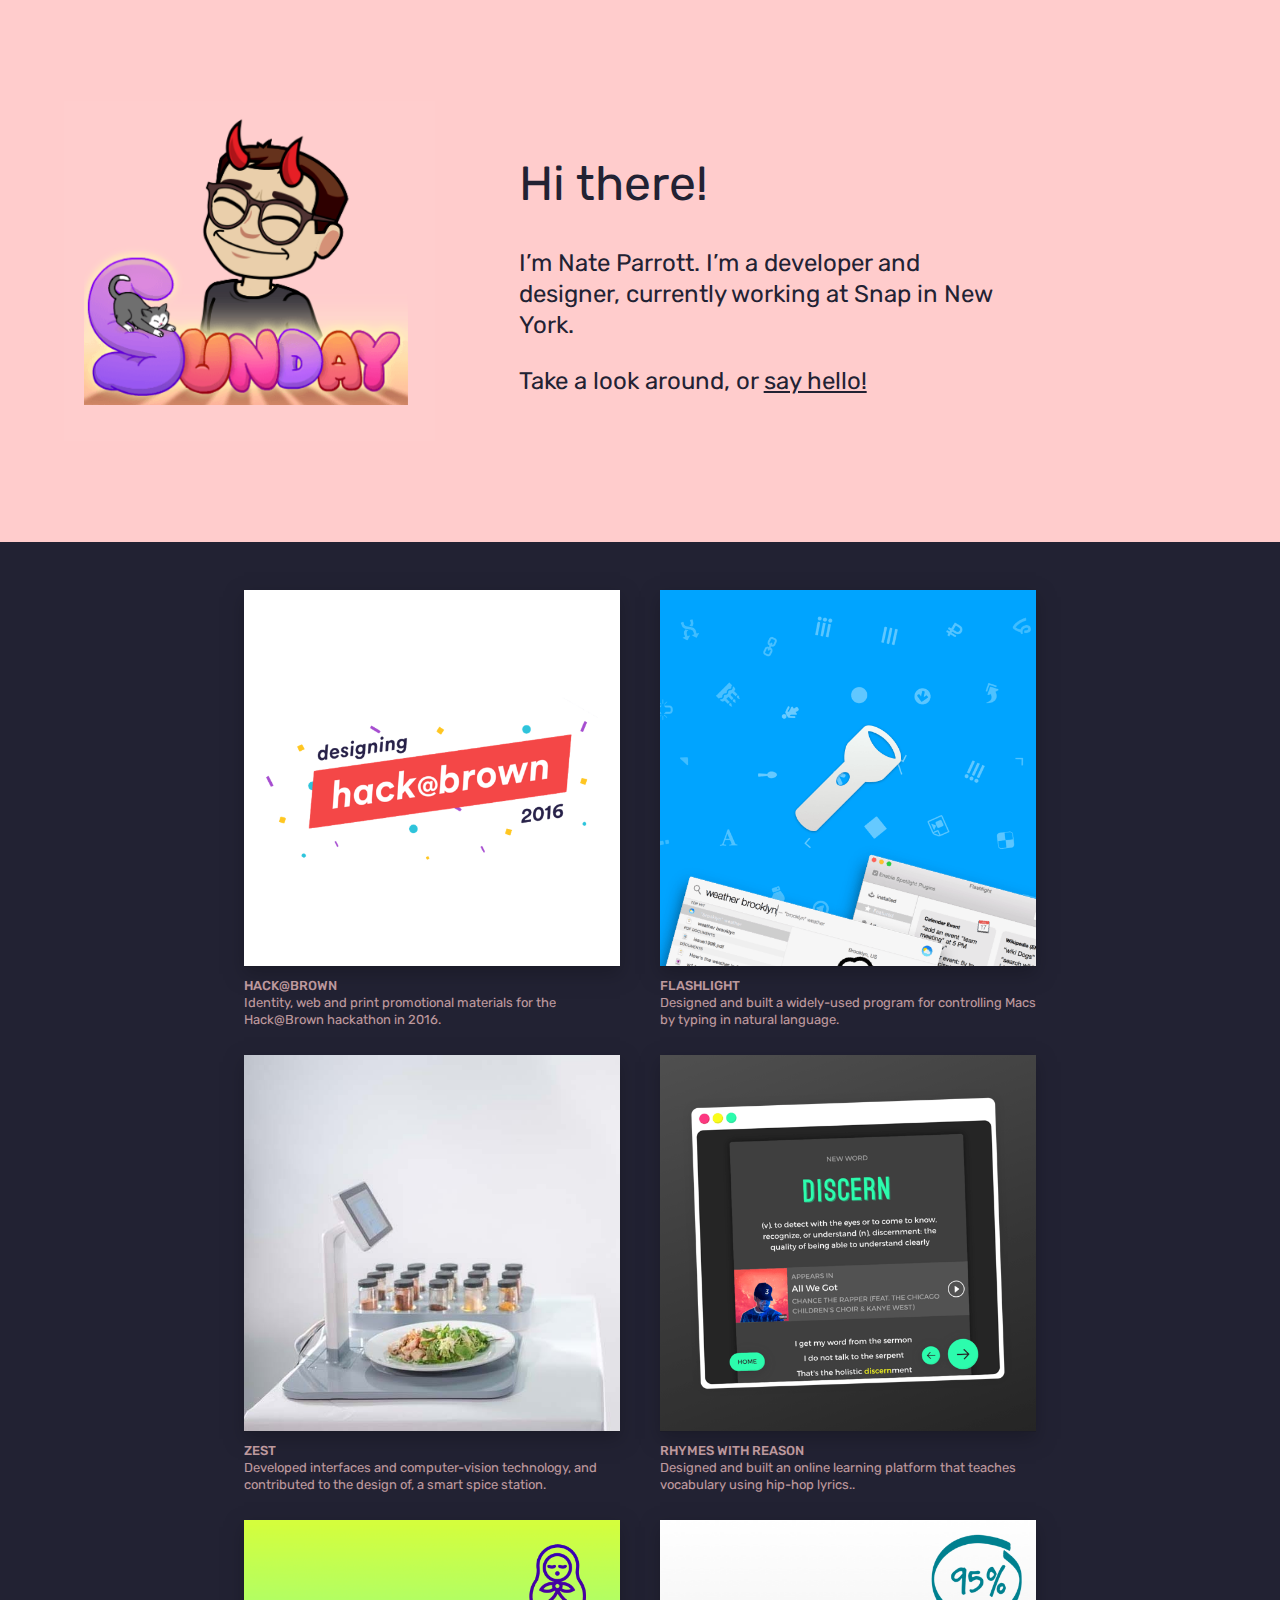
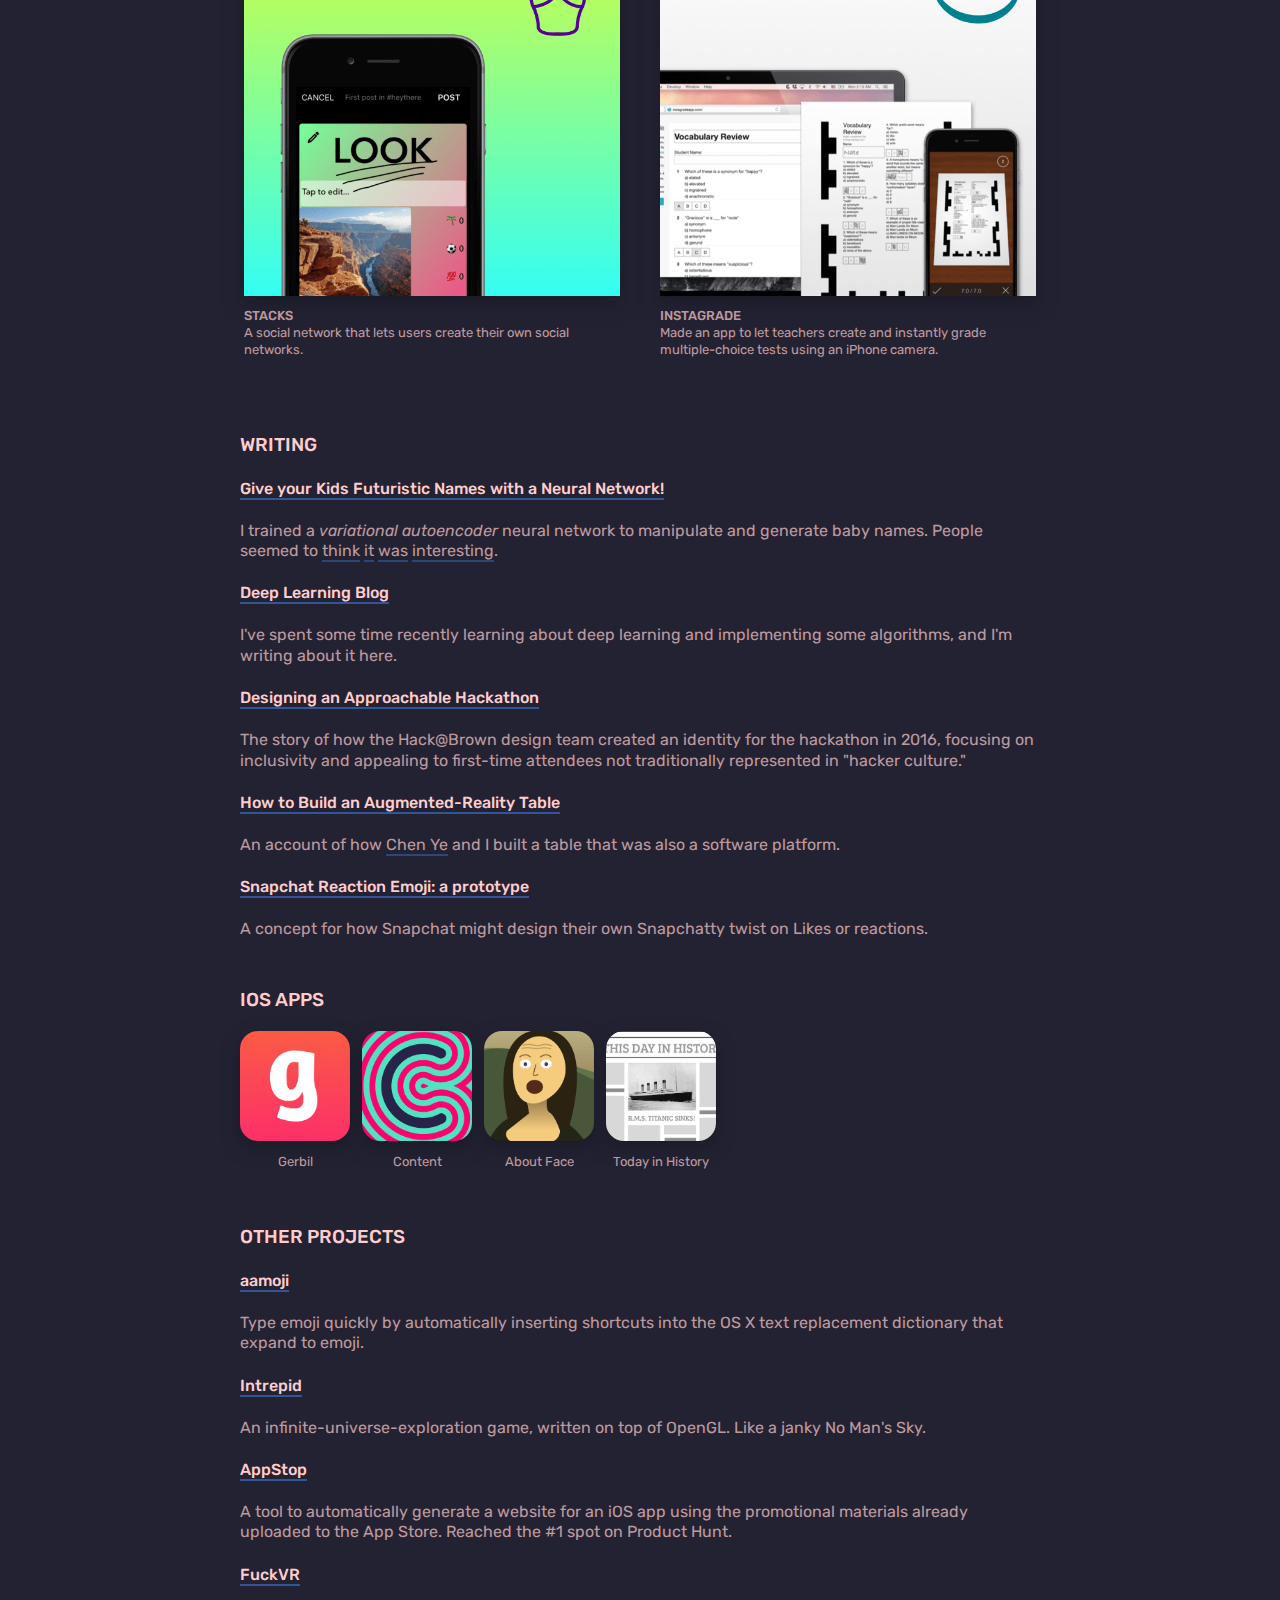
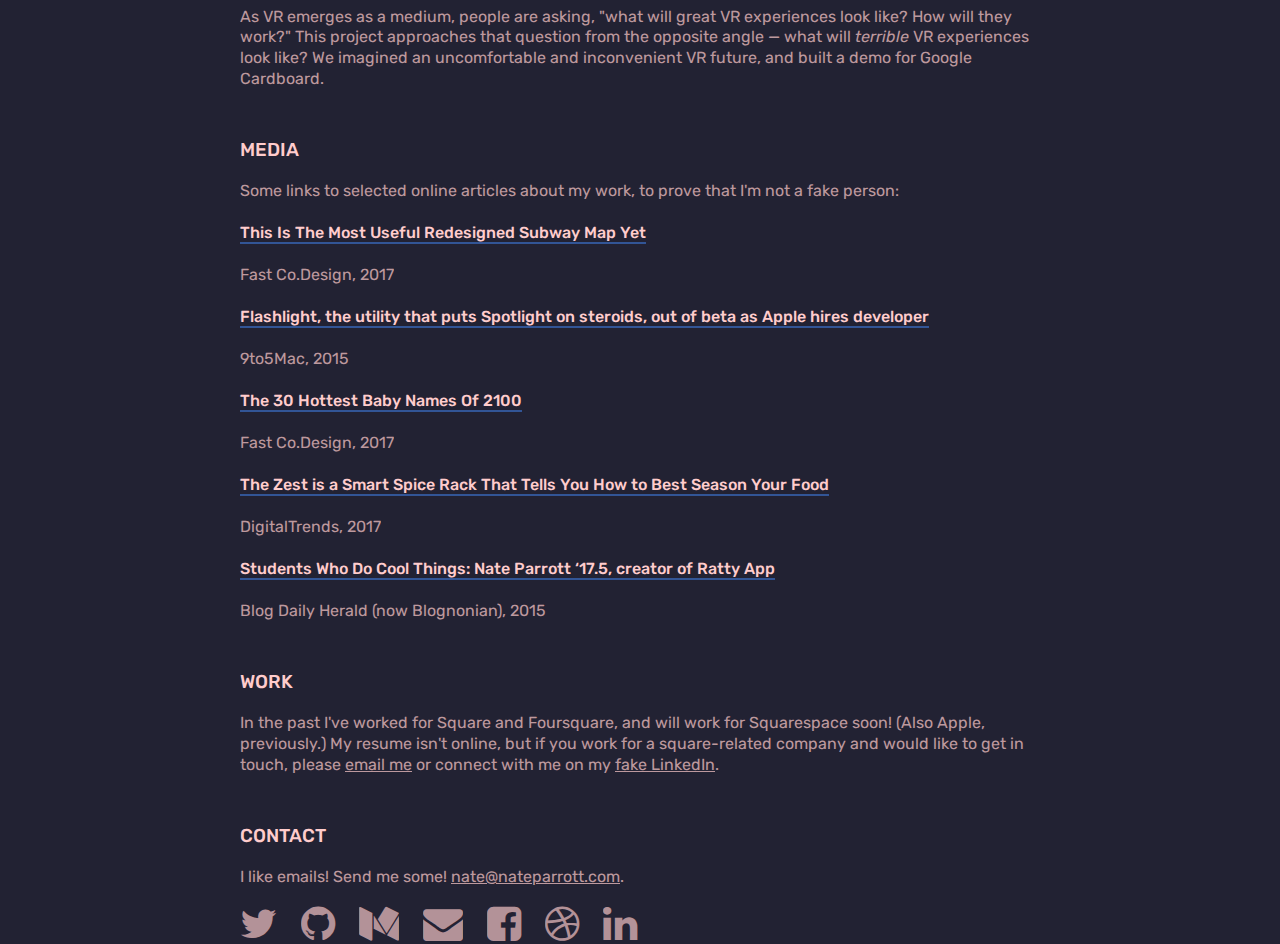
<file: index.html>
<!DOCTYPE html>
<html>
<head>
	<meta charset='utf-8'/>
	<title>Nate Parrott – designer &amp; developer</title>
  	<link rel="icon" href="/favicon.png" />
  	<link rel="apple-touch-icon" href="/favicon.png" />
	<link rel='stylesheet' href='shared.css'/>
	<link rel='stylesheet' href='index2.css'/>
	<meta name="viewport" content="width=device-width, initial-scale=1"/>
	<meta property="og:url" content="http://portfolio.nateparrott.com" />
	<meta property="og:image" content="http://portfolio.nateparrott.com/og.png" />
	<link rel='stylesheet' href='https://maxcdn.bootstrapcdn.com/font-awesome/4.7.0/css/font-awesome.min.css'/>
	<script>
	  (function(i,s,o,g,r,a,m){i['GoogleAnalyticsObject']=r;i[r]=i[r]||function(){
	  (i[r].q=i[r].q||[]).push(arguments)},i[r].l=1*new Date();a=s.createElement(o),
	  m=s.getElementsByTagName(o)[0];a.async=1;a.src=g;m.parentNode.insertBefore(a,m)
	  })(window,document,'script','//www.google-analytics.com/analytics.js','ga');
	  ga('create', 'UA-37604830-9', 'auto');
	  ga('send', 'pageview');
	</script>
	<link rel='stylesheet' href='https://maxcdn.bootstrapcdn.com/font-awesome/4.4.0/css/font-awesome.min.css'/>
	<script src='https://cdnjs.cloudflare.com/ajax/libs/jquery/3.1.0/jquery.min.js'></script>
	<script src='index.js'></script>
</head>
<body>
	<section id='hello' class='wide'>
		<div id='bitmojiImage'></div>
		<div id='intro'>
			<h1>Hi there!</h1>
			<p>I’m Nate Parrott. I’m a developer and designer, currently working at Snap in New York.</p>
			<p>Take a look around, or <a href='#contact'>say hello!</a></p>
		</div>
	</section>
	
	<script src='/bitmoji/bitmoji_select.js'></script>
  
	<section class='normal' id='portfolio'>
		<!--<h3>Portfolio</h3>-->
		<div class='grid'>
			<div>
				<a href='/hab/index.html'>
					<div class='pop'>
						<img src='/images/hab-tile.png'/>
					</div>
				</a>
				<h4>Hack@Brown</h4>
				<p>Identity, web and print promotional materials for the Hack@Brown hackathon in 2016.</p>
			</div><div>
				<a href='/flashlight/index.html'>
					<div class='pop'>
						<img src='/images/flashlight-tile.png'/>
					</div>
				</a>
				<h4>Flashlight</h4>
				<p>Designed and built a widely-used program for controlling Macs by typing in natural language.</p>
			</div><div>
				<a href='http://zest.nateparrott.com' target='_blank'>
					<div class='pop'>
						<img src='/images/zest-tile.jpg'/>
					</div>
				</a>
				<h4>Zest</h4>
				<p>Developed interfaces and computer-vision technology, and contributed to the design of, a smart spice station.</p>
			</div><div>
				<a href='http://rhymeswithreason.co'>
					<div class='pop'>
						<img src='/images/rwr-tile.png'/>
					</div>
				</a>
				<h4>Rhymes with Reason</h4>
				<p>Designed and built an online learning platform that teaches vocabulary using hip-hop lyrics..</p>
			</div><div>
				<a href='/stacks/index.html'>
					<div class='pop'>
						<img src='/images/stacks-tile.png'/>
					</div>
				</a>
				<h4>Stacks</h4>
				<p>A social network that lets users create their own social networks.</p>
			</div><div>
				<a href='/instagrade/index.html'>
					<div class='pop'>
						<img src='/images/ig-tile.png'/>
					</div>
				</a>
				<h4>InstaGrade</h4>
				<p>Made an app to let teachers create and instantly grade multiple-choice tests using an iPhone camera.</p>
			</div>
		</div>
	</section>
  
  
	<section class='normal' id='writing'>
		<h3>Writing</h3>
		<ul class='text-list'>
      <li>
        <h4><a href='https://medium.com/@nateparrott/give-your-kids-futuristic-names-with-a-neural-network-9078bed0894d#.emdrkevsf'>Give your Kids Futuristic Names with a Neural Network!</a></h4>
        <p>I trained a <em>variational autoencoder</em> neural network to manipulate and generate baby names. People seemed to <a href='https://motherboard.vice.com/en_us/article/this-neural-network-designs-baby-names-of-the-future'>think</a> <a href='http://www.stylist.co.uk/life/nate-parrott-brown-university-futuristic-naming-neural-network-algorithm'>it</a> <a href='http://www.digitaltrends.com/cool-tech/baby-naming-algorithm/'>was</a> <a href='https://www.fastcodesign.com/3067053/the-30-hottest-baby-names-of-2100'>interesting</a>.</a></p>
			<li>
				<h4><a href='https://onemoredeeper.tumblr.com/'>Deep Learning Blog</a></h4>
				<p>I've spent some time recently learning about deep learning and implementing some algorithms, and I'm writing about it here.</p>
			</li>
			<li>
				<h4><a href='https://medium.com/hack-at-brown/hack-brown-2016-designing-an-approachable-hackathon-1b05cccd86b?source=placement_card_footer_grid---------0-44'>Designing an Approachable Hackathon</a></h4>
				<p>The story of how the Hack@Brown design team created an identity for the hackathon in 2016, focusing on inclusivity and appealing to first-time attendees not traditionally represented in "hacker culture."</p>
			</li>
			<li>
				<h4><a href='http://table.nateparrott.com/'>How to Build an Augmented-Reality Table</a></h4>
				<p>An account of how <a href='http://cye.me/'>Chen Ye</a> and I built a table that was also a software platform.</p>
			</li>
			<li>
				<h4><a href='https://medium.com/hh-design/snapchat-reaction-emoji-a-prototype-372ba5de0bde'>Snapchat Reaction Emoji: a prototype</a></h4>
				<p>A concept for how Snapchat might design their own Snapchatty twist on Likes or reactions.</p>
			</li>
		</ul>
	</section>
  
	<section class='normal' id='apps'>
		<h3>iOS apps</h3>
		<div>
			<a href='http://gerbil.nateparrott.com'>
				<div class='pop'><img src='images/gerbil.png'/></div>
				<p>Gerbil</p>
			</a>
		</div>
		<div>
			<a href='http://content.nateparrott.com'>
				<div class='pop'><img src='images/content.png'/></div>
				<p>Content</p>
			</a>
		</div>
		<div>
			<a href='https://itunes.apple.com/us/app/aboutface-swap-faces-in-photos/id731784607?mt=8'>
				<div class='pop'><img src='images/aboutface.png'/></div>
				<p>About Face</p>
			</a>
		</div>
		<div>
			<a href='https://itunes.apple.com/us/app/this-day-in-history/id488970691?mt=8'>
				<div class='pop'><img src='images/thisday.png'/></div>
				<p>Today in History</p>
			</a>
		</div>
	</section>
  
	<section class='normal' id='projects'>
		<h3>Other projects</h3>
		<ul class='text-list'>
			<li>
				<h4><a href='http://aamoji.nateparrott.com/'>aamoji</a></h4>
				<p>Type emoji quickly by automatically inserting shortcuts into the OS X text replacement dictionary that expand to emoji.</p>
			</li>
			<li>
				<h4><a href='https://player.vimeo.com/video/93774203'>Intrepid</a></h4>
				<p>An infinite-universe-exploration game, written on top of OpenGL. Like a janky No Man's Sky.</p>
			</li>
			<li>
				<h4><a href='http://app-stop.appspot.com/'>AppStop</a></h4>
				<p>A tool to automatically generate a website for an iOS app using the promotional materials already uploaded to the App Store. Reached the #1 spot on Product Hunt.</p>
			</li>
			<li>
				<h4><a href='http://zachazach.com/fuckvr/'>FuckVR</a></h4>
				<p>As VR emerges as a medium, people are asking, "what will great VR experiences look like? How will they work?" This project approaches that question from the opposite angle — what will <em>terrible</em> VR experiences look like? We imagined an uncomfortable and inconvenient VR future, and built a demo for Google Cardboard.</p>
			</li>
		</ul>
	</section>
  
  <section class='normal'>
    <h3>Media</h3>
    <p>Some links to selected online articles about my work, to prove that I'm not a fake person:</p>
    <ul class='text-list'>
			<li>
				<h4><a href='https://www.fastcodesign.com/90154088/personalize-your-own-digital-subway-map'>This Is The Most Useful Redesigned Subway Map Yet</a></h4>
				<p>Fast Co.Design, 2017</p>
			</li>
			<li>
				<h4><a href='https://9to5mac.com/2015/04/14/flashlight-spotlight-plugins/'>Flashlight, the utility that puts Spotlight on steroids, out of beta as Apple hires developer</a></h4>
				<p>9to5Mac, 2015</p>
			</li>
			<li>
				<h4><a href='https://www.fastcodesign.com/3067053/the-30-hottest-baby-names-of-2100'>The 30 Hottest Baby Names Of 2100</a></h4>
				<p>Fast Co.Design, 2017</p>
			</li>
			<li>
				<h4><a href='https://www.digitaltrends.com/home/zest-smart-spice-rack/'>The Zest is a Smart Spice Rack That Tells You How to Best Season Your Food</a></h4>
				<p>DigitalTrends, 2017</p>
			</li>
			<li>
				<h4><a href='http://blogdailyherald.com/2015/04/02/students-cool-things-nate-parrott-17-5-creator-ratty-app/'>Students Who Do Cool Things: Nate Parrott ‘17.5, creator of Ratty App</a></h4>
				<p>Blog Daily Herald (now Blognonian), 2015</p>
			</li>
    </ul>
  </section>
  
  <section class='normal'>
    <h3>Work</h3>
    <p>In the past I've worked for Square and Foursquare, and will work for Squarespace soon! (Also Apple, previously.) My resume isn't online, but if you work for a square-related company and would like to get in touch, please <a href='mailto:nate@nateparrott.com'>email me</a> or connect with me on my <a href='https://www.linkedin.com/in/top-java-deveoper/'>fake LinkedIn</a>.</p>
  </section>
	<section class='normal' id='contact'>
		<h3>Contact</h3>
		<p>I like emails! Send me some! <a href='mailto:nate@nateparrott.com'>nate@nateparrott.com</a>.</p>
		<div>
			<a href='https://twitter.com/nateparrott'><span class='fa fa-twitter'></span></a>
			<a href='https://github.com/nate-parrott'><span class='fa fa-github'></span></a>
			<a href='https://medium.com/@nateparrott'><span class='fa fa-medium'></span></a>
			<a href='mailto:nate@nateparrott.com'><span class='fa fa-envelope'></span></a>
			<a href='https://m.me/parro2t'><span class='fa fa-facebook-square'></span></a>
			<a href='https://dribbble.com/nateparrott'><span class='fa fa-dribbble'></span></a>
			<a href='https://www.linkedin.com/in/top-java-deveoper/'><span class='fa fa-linkedin'></span></a>
      
    </div>
	</section>
</body>
</html>
</file>
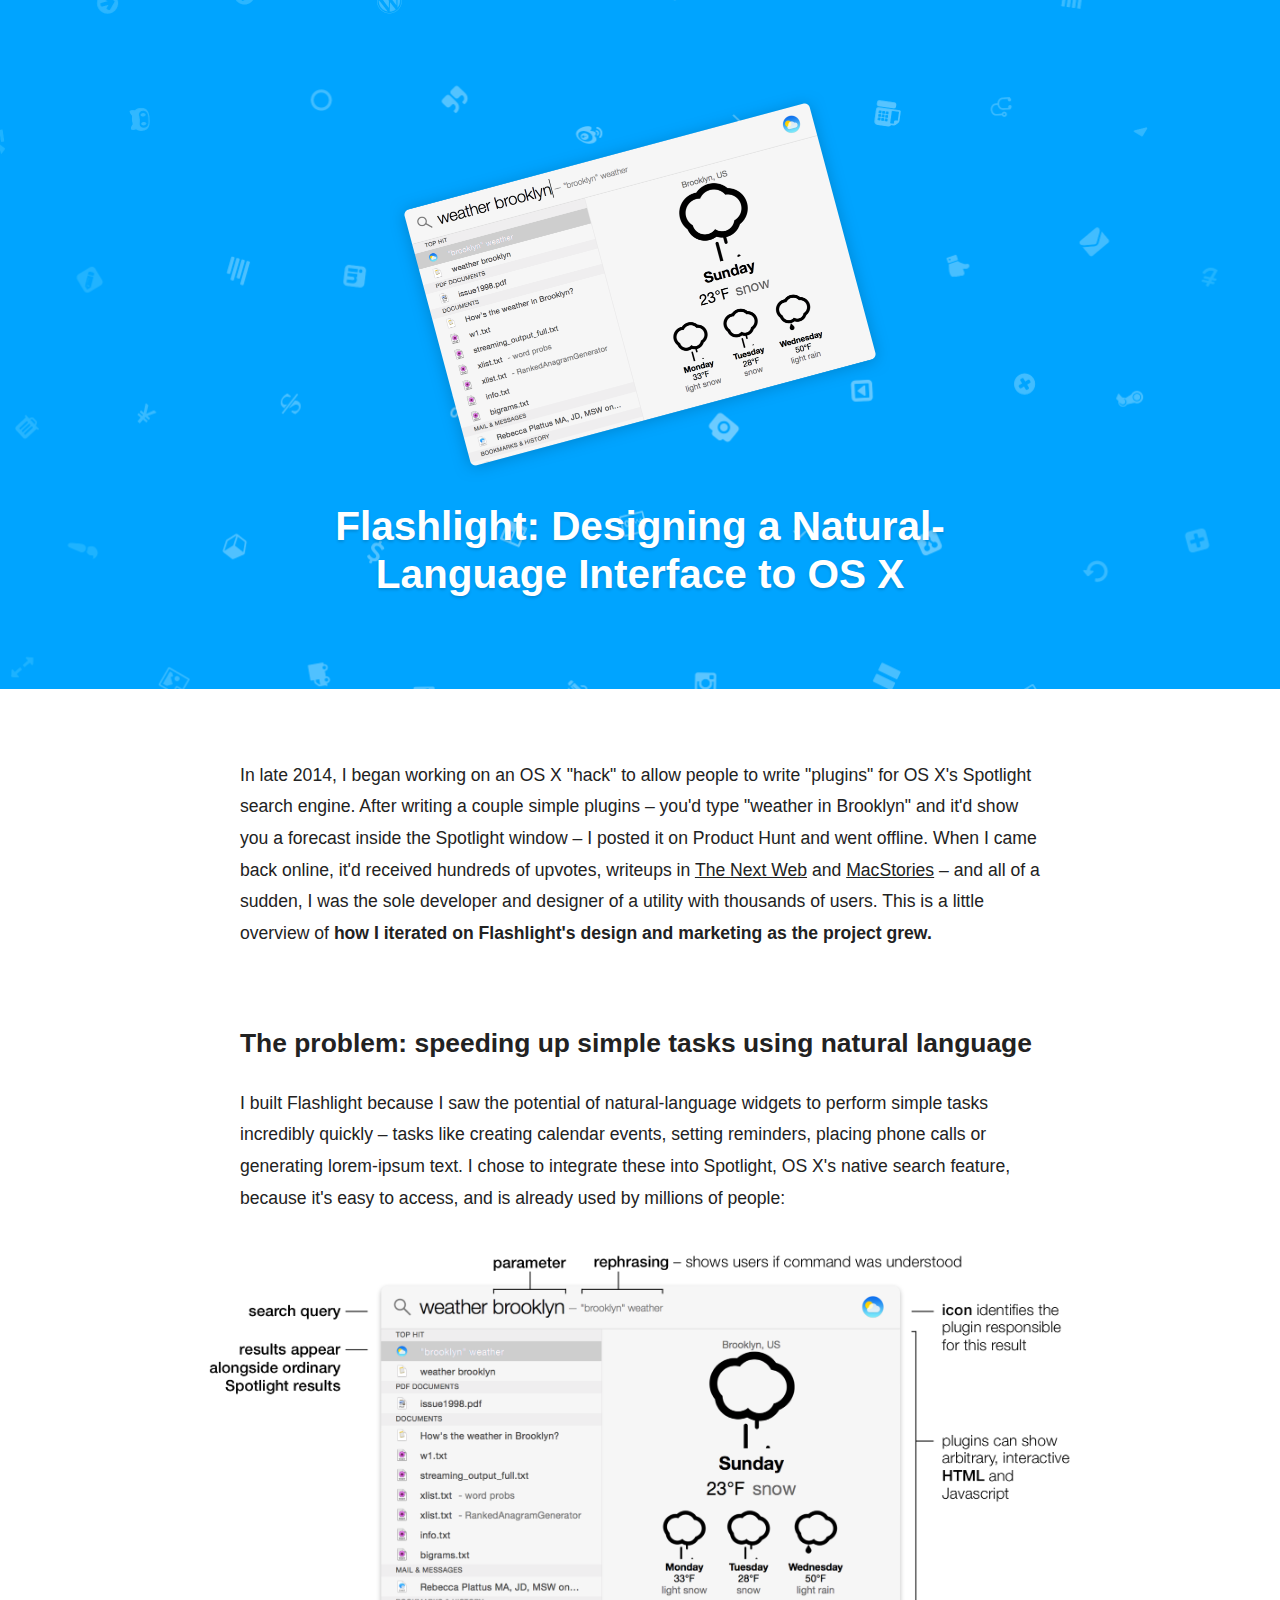
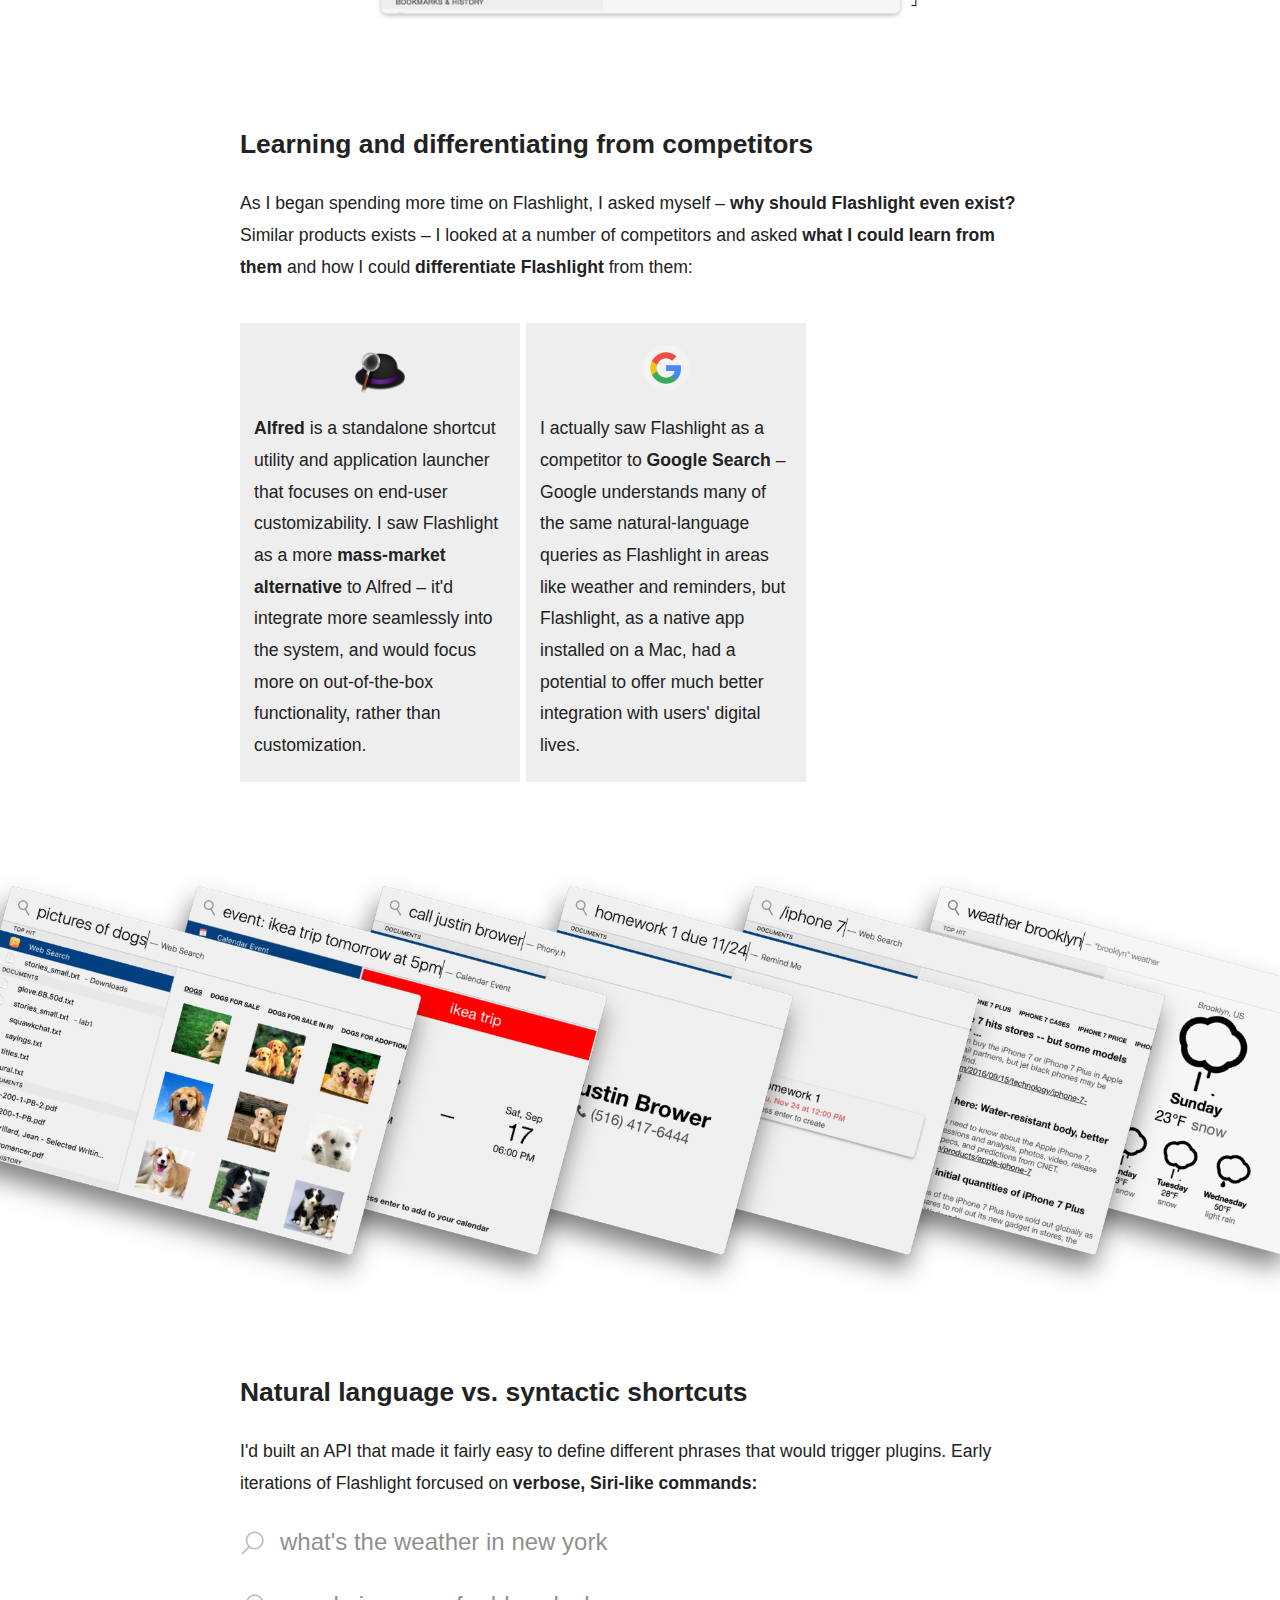
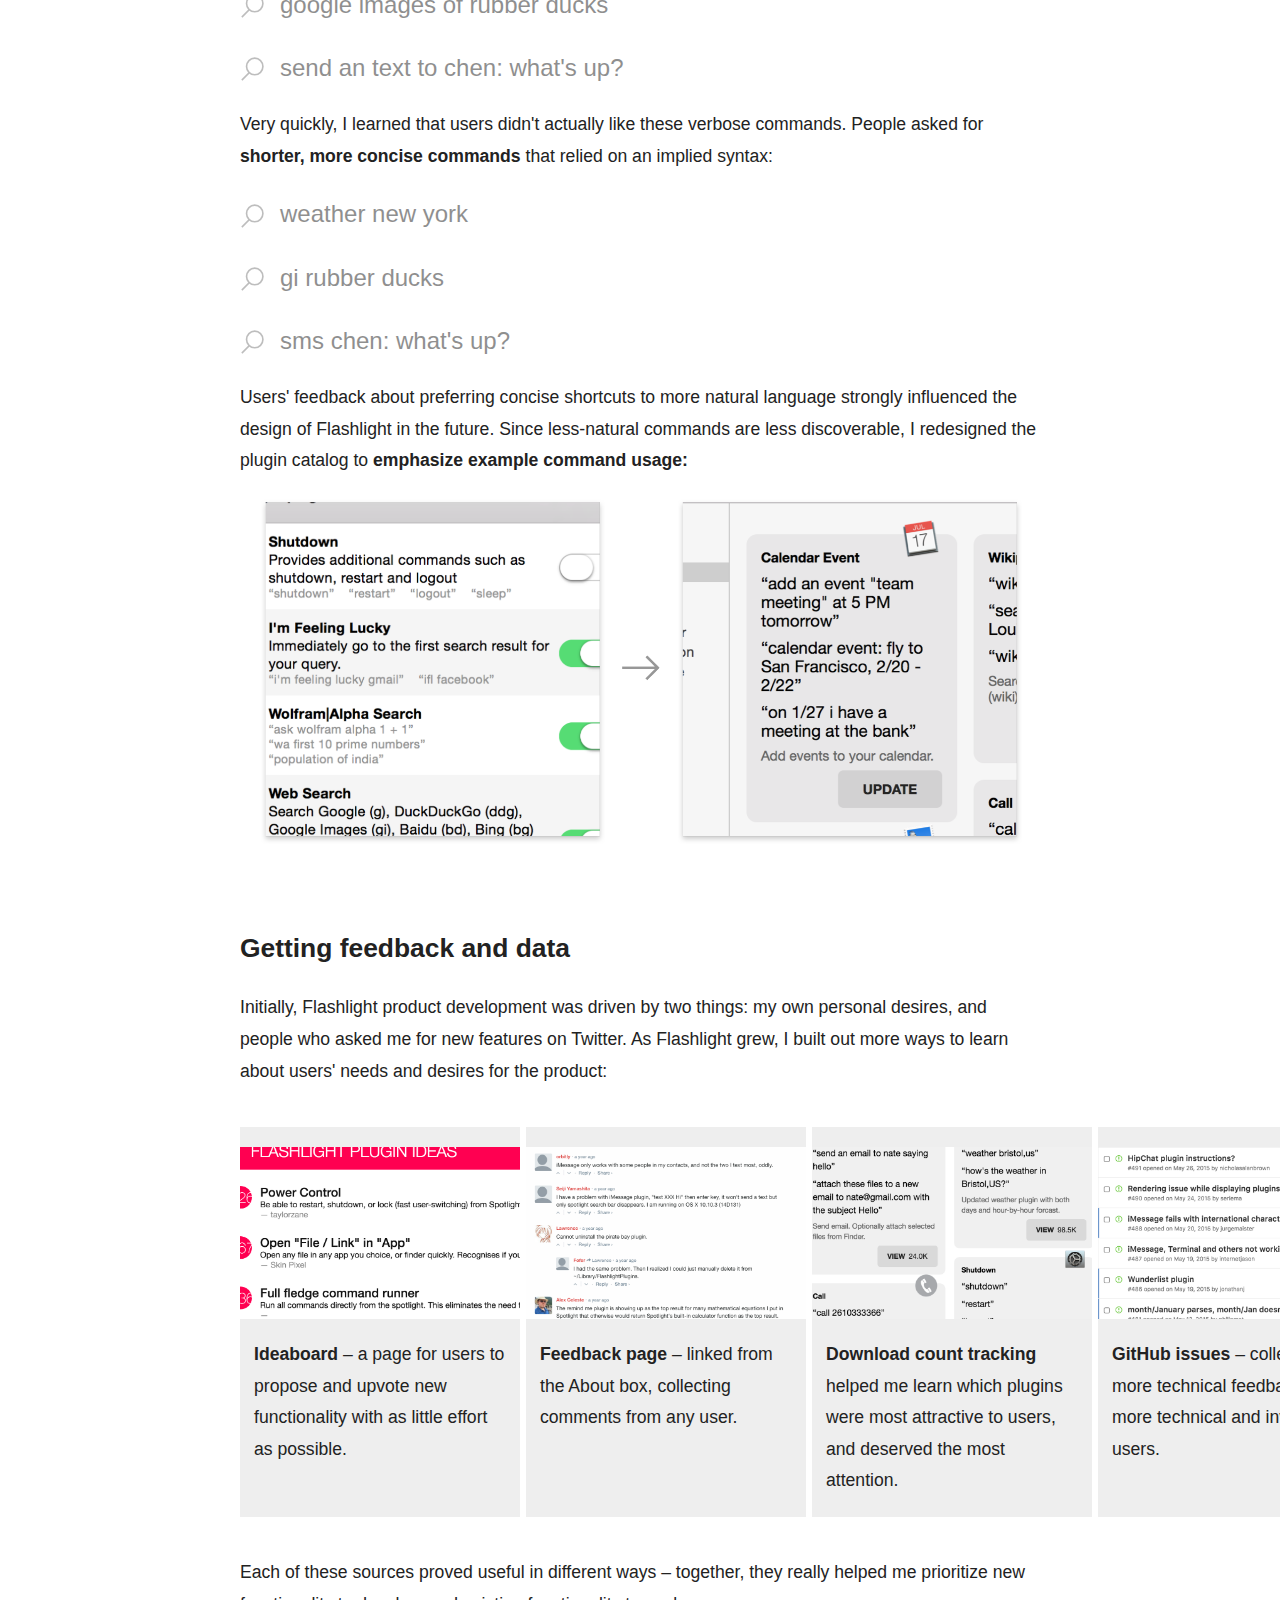
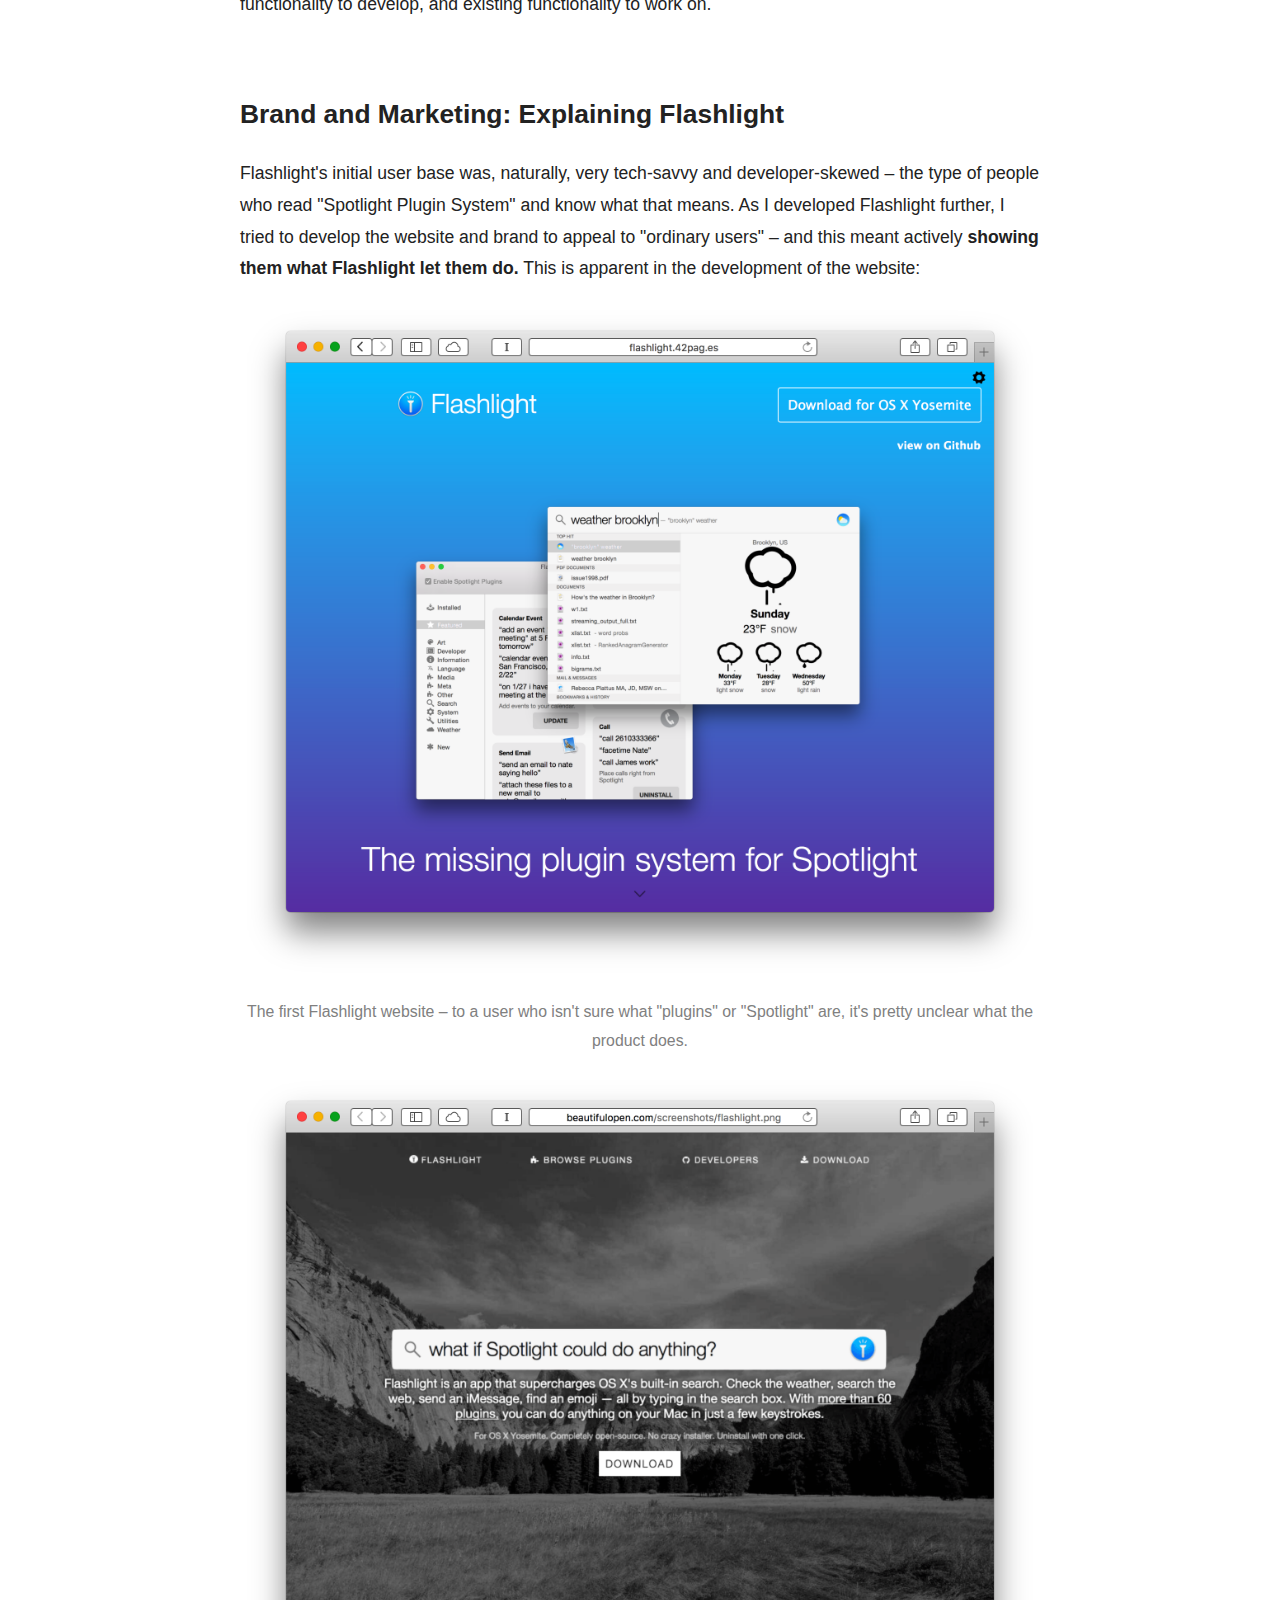
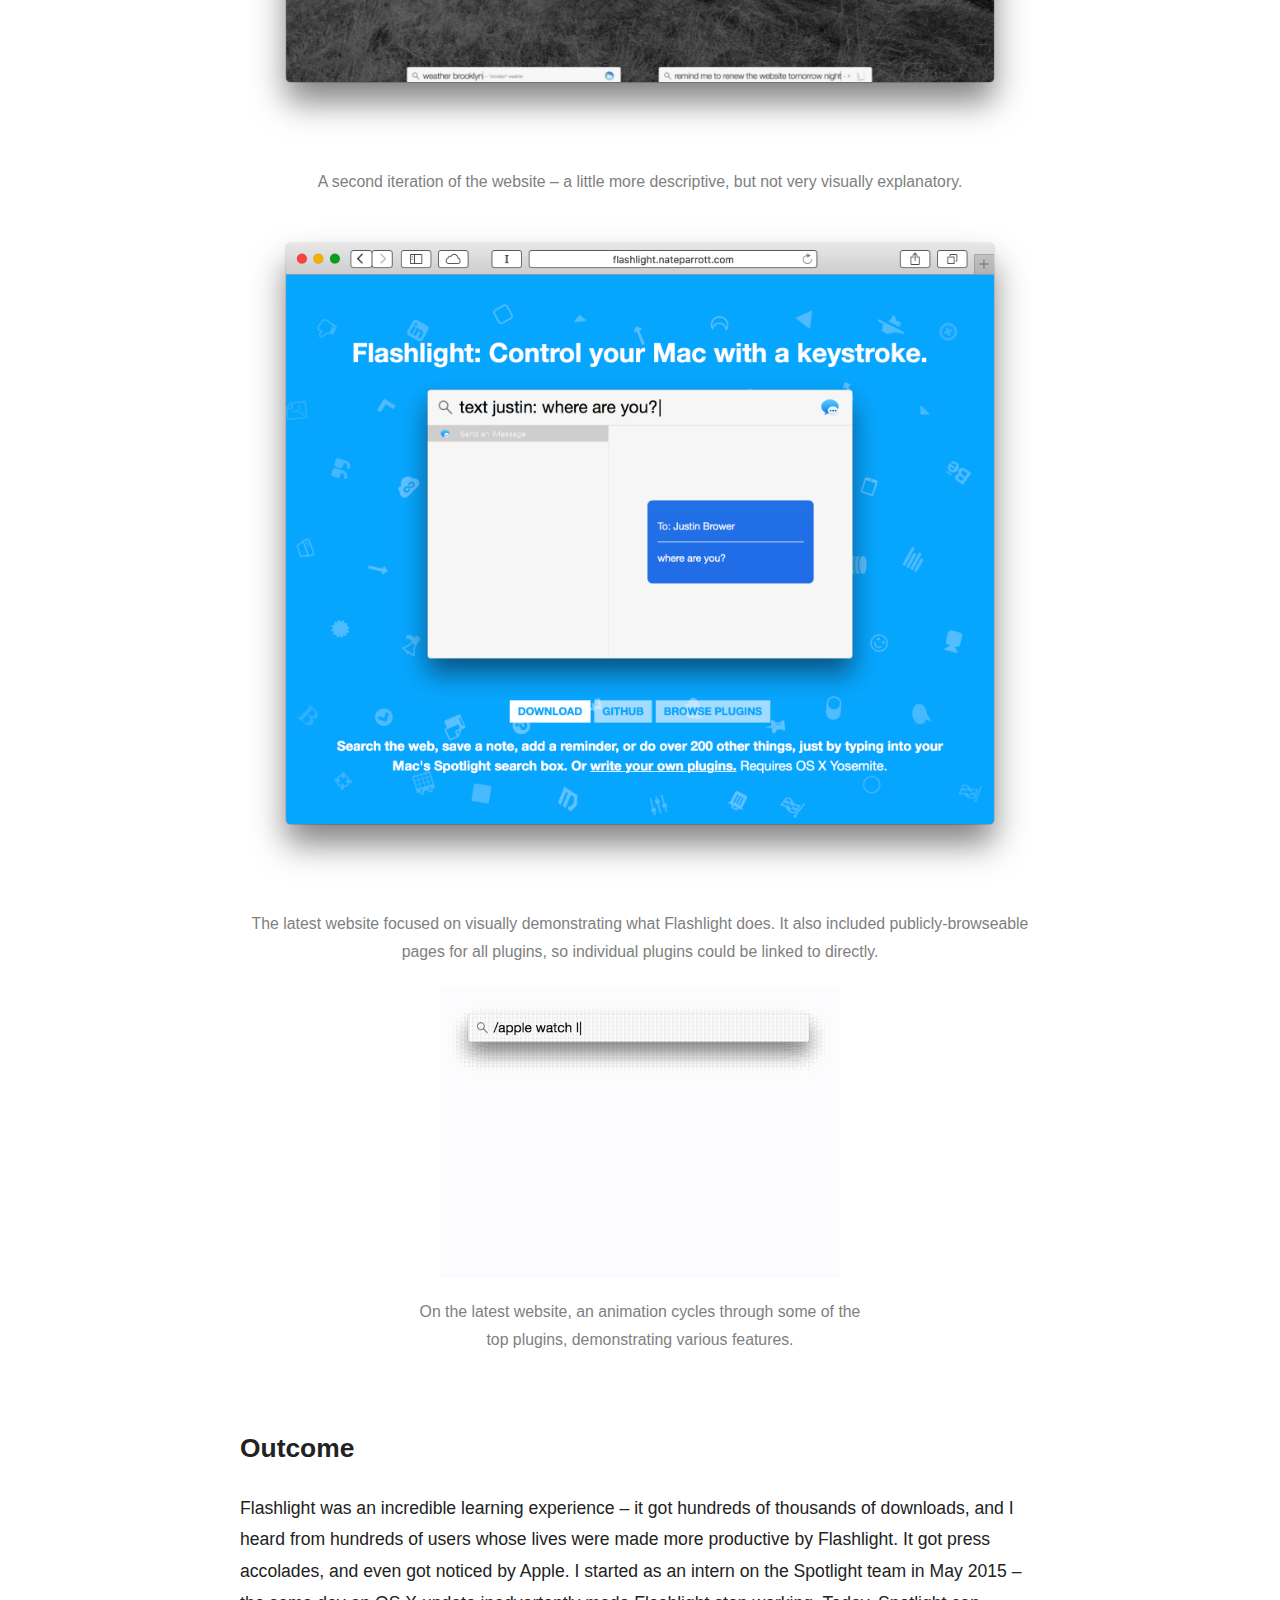
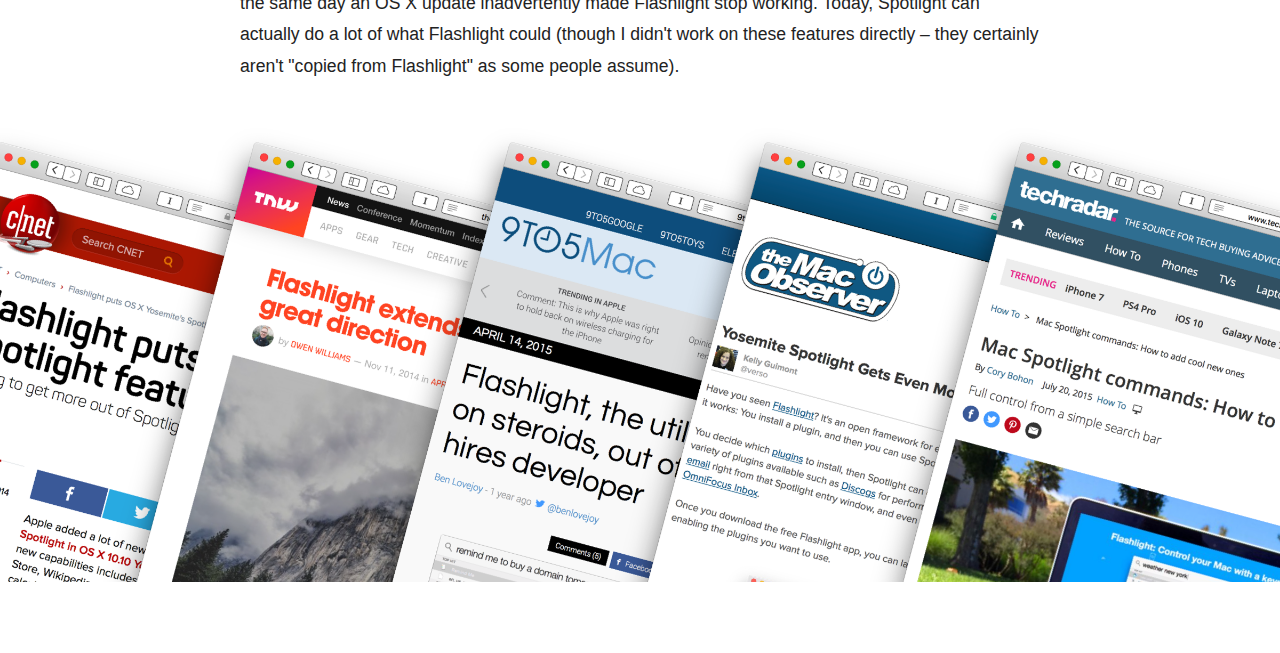
<file: flashlight/index.html>
<!DOCTYPE html>
<html>
<head>
	<title>Flashlight – designing a natural-language interface</title>
	<link rel='stylesheet' href='../writeup.css'/>
	<meta charset='utf-8'/>
	<script src='https://cdnjs.cloudflare.com/ajax/libs/jquery/3.1.0/jquery.min.js'></script>
	<script src='/portfolio.js'></script>
	<meta name="viewport" content="width=device-width, initial-scale=1"/>
</head>
<body>
	<!--OPEN-->
	<div class='content' id='flashlight' data-portfolio-segment='/flashlight/index.html'>
		<link rel='stylesheet' href='/flashlight/flashlight.css'/>
		<!-- 
		Tilted spotlight window with contact shadow
			vs.
		Website-like blue confetti background with flashlight logo and title
		
		- initial story + press coverage (little bit)
		- design of natural-language commands
			- emphasis on keywords
				- pull quote: "very quickly, i learned users valued short key commands"
					- this tells me about the user base
			- education of users about commands
				
		- designing the site + brand
			- various iterations
			- individual product pages on the site
		
		- community feedback
			- the request list
		
		- conclusion
			- apple
			- tilted cascade of press coverage
		-->
		
		<section class='main backgrounded'>
			<img src='/flashlight/fl.png' style='max-width: 500px'/>
			<h1>Flashlight: Designing a Natural-Language Interface to OS X</h1>
		</section>
		
		<section>
			<p>
				In late 2014, I began working on an OS X "hack" to allow people to write "plugins" for OS X's Spotlight search engine. After writing a couple simple plugins – you'd type "weather in Brooklyn" and it'd show you a forecast inside the Spotlight window – I posted it on Product Hunt and went offline. When I came back online, it'd received hundreds of upvotes, writeups in <a href='http://thenextweb.com/apps/2014/11/12/flashlight-os-xs-yosemite-spotlight/'>The Next Web</a> and <a href='https://www.macstories.net/mac/flashlight-extends-os-x-yosemites-spotlight-with-plugins/'>MacStories</a> – and all of a sudden, I was the sole developer and designer of a utility with thousands of users. This is a little overview of <strong>how I iterated on Flashlight's design and marketing as the project grew.</strong>
			</p>
		</section>
		
		<section>
			<h2>The problem: speeding up simple tasks using natural language</h2>
			<p>
				I built Flashlight because I saw the potential of natural-language widgets to perform simple tasks incredibly quickly – tasks like creating calendar events, setting reminders, placing phone calls or generating lorem-ipsum text. I chose to integrate these into Spotlight, OS X's native search feature, because it's easy to access, and is already used by millions of people:
			</p>
			<img src='/flashlight/typical_plugin_breakdown.png' class='wide'/>
		</section>
		
		<section>
			<h2>Learning and differentiating from competitors</h2>
			<p>
				As I began spending more time on Flashlight, I asked myself – <strong>why should Flashlight even exist?</strong> Similar products exists – I looked at a number of competitors and asked <strong>what I could learn from them</strong> and how I could <strong>differentiate Flashlight</strong> from them:
			</p>
			
			<div class='cards'>
				<div class='in-column'>
					<div class='cards-table'>
						<div>
							<img class='icon' src='/flashlight/alfred_icon.png'/>
							<p><strong>Alfred</strong> is a standalone shortcut utility and application launcher that focuses on end-user customizability. I saw Flashlight as a more <strong>mass-market alternative</strong> to Alfred – it'd integrate more seamlessly into the system, and would focus more on out-of-the-box functionality, rather than customization.</p>
						</div>
						<div>
							<img class='icon' src='/flashlight/google_icon.png'/>
							<p>I actually saw Flashlight as a competitor to <strong>Google Search</strong> – Google understands many of the same natural-language queries as Flashlight in areas like weather and reminders, but Flashlight, as a native app installed on a Mac, had a potential to offer much better integration with users' digital lives.</p>
						</div>
					</div>
				</div>
			</div>
		</section>
		
		<section>
			<img src='/flashlight/programs.png' class='full'/>
		</section>
		
		<section>
			<h2>Natural language vs. syntactic shortcuts</h2>
			<p>I'd built an API that made it fairly easy to define different phrases that would trigger plugins. Early iterations of Flashlight forcused on <strong>verbose, Siri-like commands:</strong></p>
			<blockquote class='spotlight'>what's the weather in new york</blockquote>
			<blockquote class='spotlight'>google images of rubber ducks</blockquote>
			<blockquote class='spotlight'>send an text to chen: what's up?</blockquote>
			<p>Very quickly, I learned that users didn't actually like these verbose commands. People asked for <strong>shorter, more concise commands</strong> that relied on an implied syntax:</p>
			<blockquote class='spotlight'>weather new york</blockquote>
			<blockquote class='spotlight'>gi rubber ducks</blockquote>
			<blockquote class='spotlight'>sms chen: what's up?</blockquote>
			<p>Users' feedback about preferring concise shortcuts to more natural language strongly influenced the design of Flashlight in the future. Since less-natural commands are less discoverable, I redesigned the plugin catalog to <strong>emphasize example command usage:</strong></p>
			<img src='/flashlight/plugin_examples_evolution.png'/>
		</section>
		
		<section>
			<h2>Getting feedback and data</h2>
			<p>
				Initially, Flashlight product development was driven by two things: my own personal desires, and people who asked me for new features on Twitter. As Flashlight grew, I built out more ways to learn about users' needs and desires for the product:
			</p>
			
			<div class='cards feedback-cards'>
				<div class='in-column'>
					<div class='cards-table'>
						<div>
							<img src='/flashlight/ideaboard.png'/>
							<p><strong>Ideaboard</strong> – a page for users to propose and upvote new functionality with as little effort as possible.</p>
						</div>
				
						<div>
							<img src='/flashlight/feedback.png'/>
							<p><strong>Feedback page</strong> – linked from the About box, collecting comments from any user.</p>
						</div>
				
						<div>
							<img src='/flashlight/download_counts.png'/>
							<p><strong>Download count tracking</strong> helped me learn which plugins were most attractive to users, and deserved the most attention.</p>
						</div>
				
						<div>
							<img src='/flashlight/github.png'/>
							<p><strong>GitHub issues</strong> – collecting more technical feedback from more technical and involved users.</p>
						</div>
					</div>
				</div>
			</div>
			
			<p>Each of these sources proved useful in different ways – together, they really helped me prioritize new functionality to develop, and existing functionality to work on.</p>
		</section>
		
		<section>
			<h2>Brand and Marketing: Explaining Flashlight</h2>
			<p>
				Flashlight's initial user base was, naturally, very tech-savvy and developer-skewed – the type of people who read "Spotlight Plugin System" and know what that means. As I developed Flashlight further, I tried to develop the website and brand to appeal to "ordinary users" – and this meant actively <strong>showing them what Flashlight let them do.</strong> This is apparent in the development of the website:
			</p>
			
			<figure>
				<img src='/flashlight/early_website.png'/>
				<figcaption>The first Flashlight website – to a user who isn't sure what "plugins" or "Spotlight" are, it's pretty unclear what the product does.</figcaption>
			</figure>
			
			<figure>
				<img src='/flashlight/middle_website.png'/>
				<figcaption>A second iteration of the website – a little more descriptive, but not very visually explanatory.</figcaption>
			</figure>
			
			<figure>
				<img src='/flashlight/last_website.png'/>
				<figcaption>The latest website focused on visually demonstrating what Flashlight does. It also included publicly-browseable pages for all plugins, so individual plugins could be linked to directly.</figcaption>
			</figure>
			
			<figure>
				<img src='/flashlight/animation-loop.gif' style='max-width: 400px'/>
				<figcaption style='max-width: 450px'>On the latest website, an animation cycles through some of the top plugins, demonstrating various features.</figcaption>
			</figure>
		</section>
		
		<section>
			<h2>Outcome</h2>
			<p>Flashlight was an incredible learning experience – it got hundreds of thousands of downloads, and I heard from hundreds of users whose lives were made more productive by Flashlight. It got press accolades, and even got noticed by Apple. I started as an intern on the Spotlight team in May 2015 – the same day an OS X update inadvertently made Flashlight stop working. Today, Spotlight can actually do a lot of what Flashlight could (though I didn't work on these features directly – they certainly aren't "copied from Flashlight" as some people assume).</p>
			<img src='/flashlight/press_cascade.png' class='full'/>
		</section>
	</div>
	<!--CLOSE-->
</body>
</html>
</file>
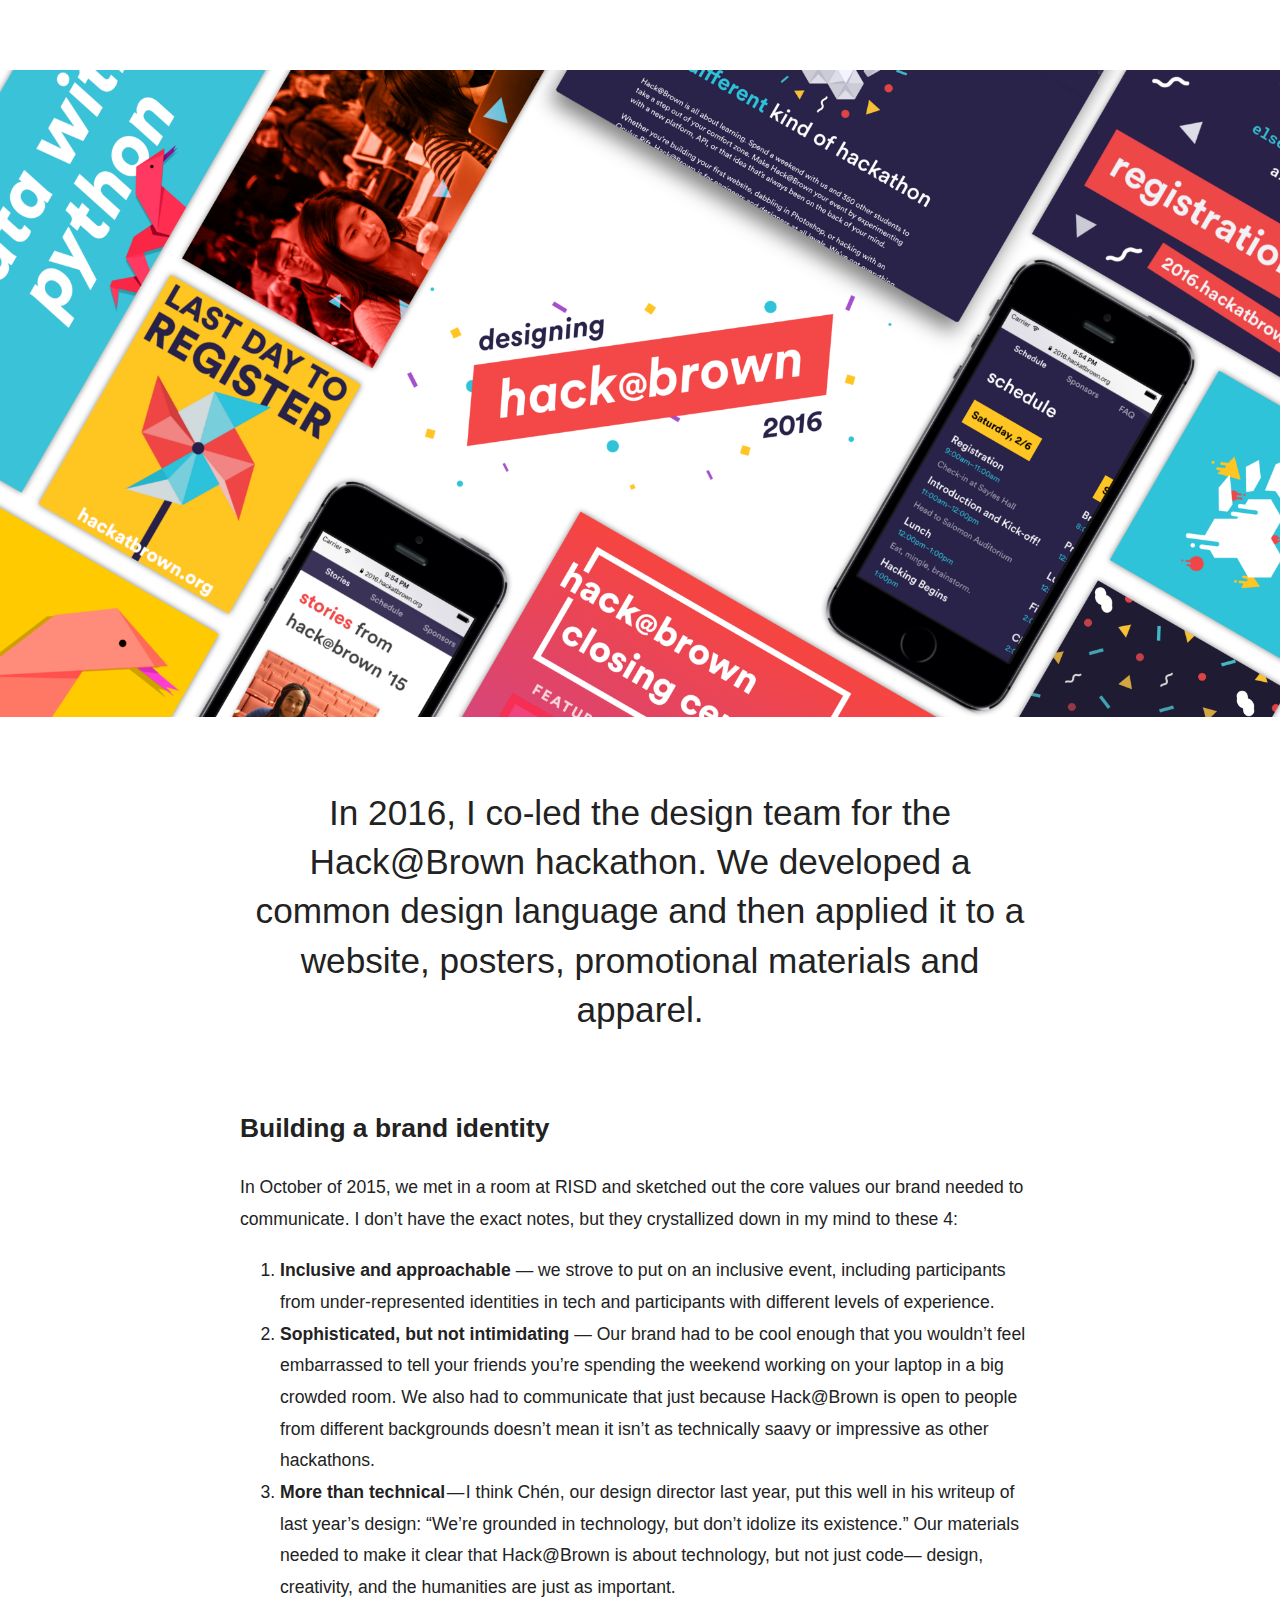
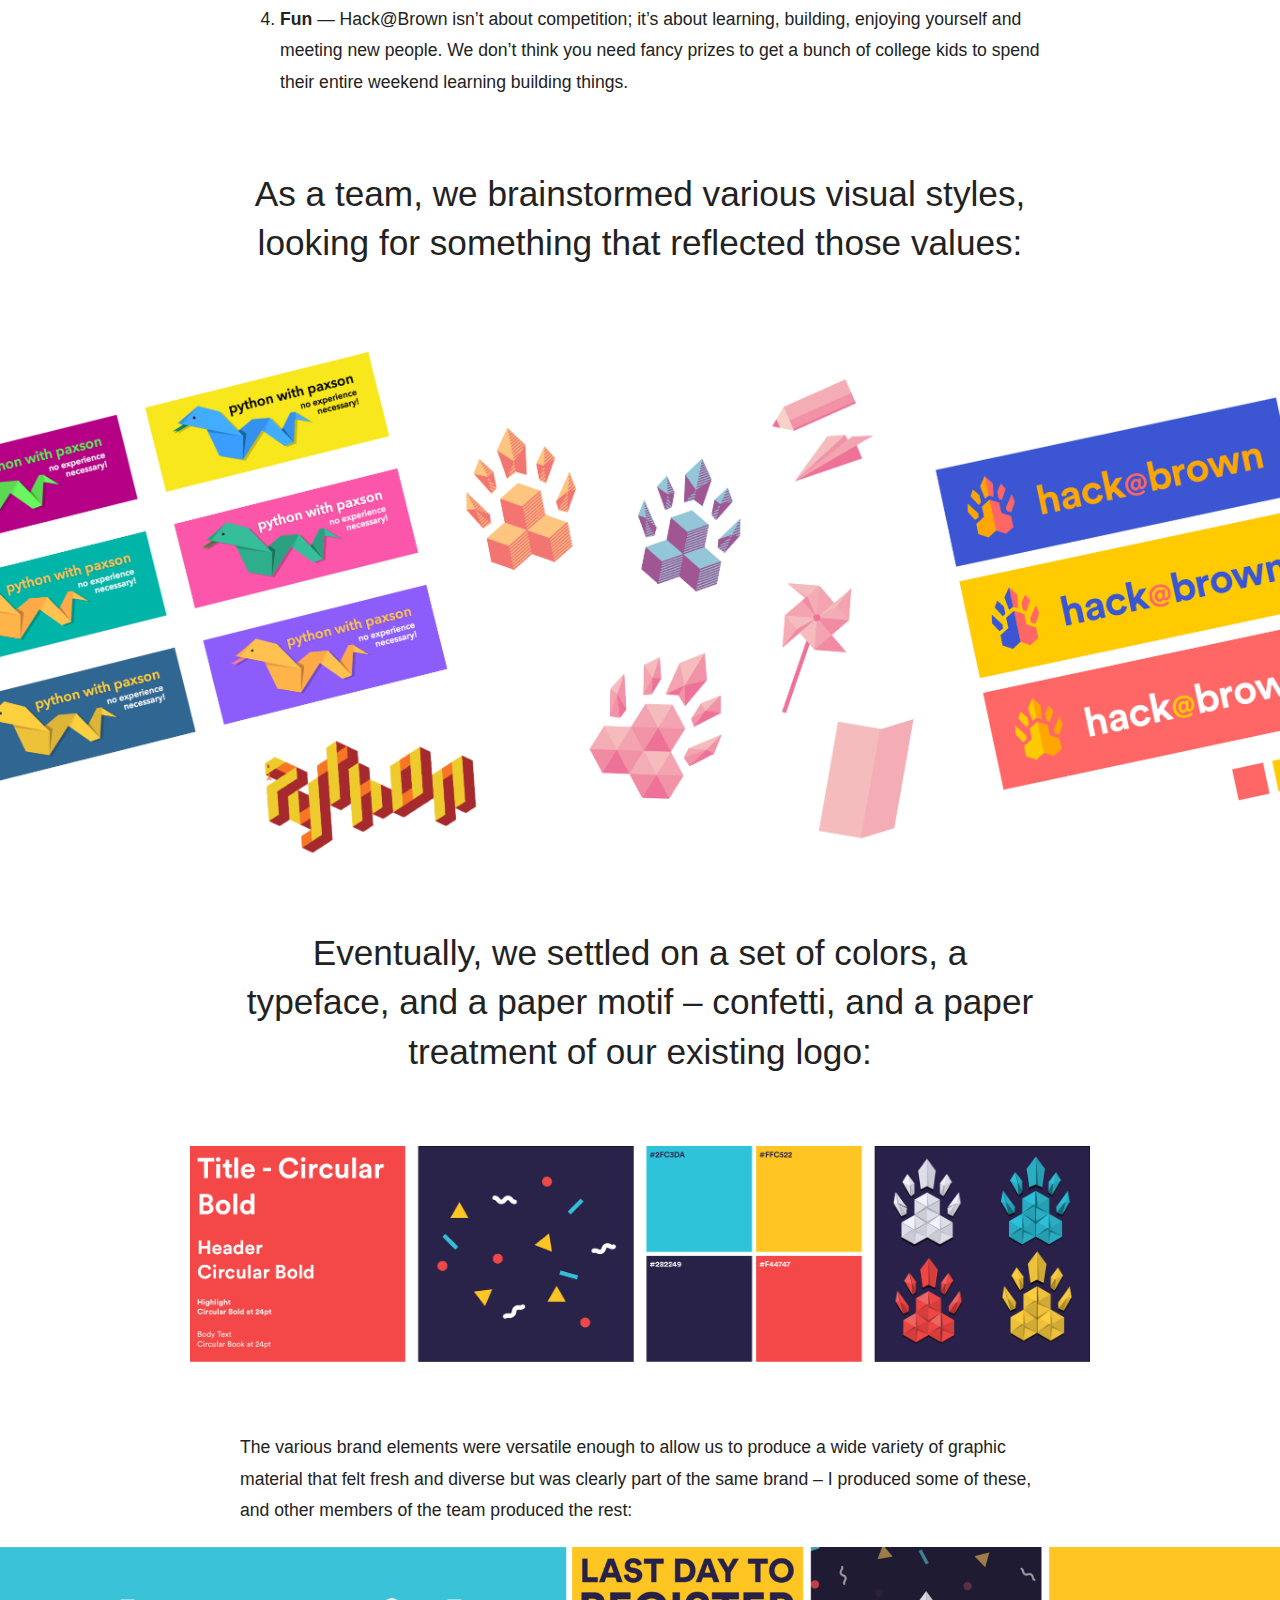
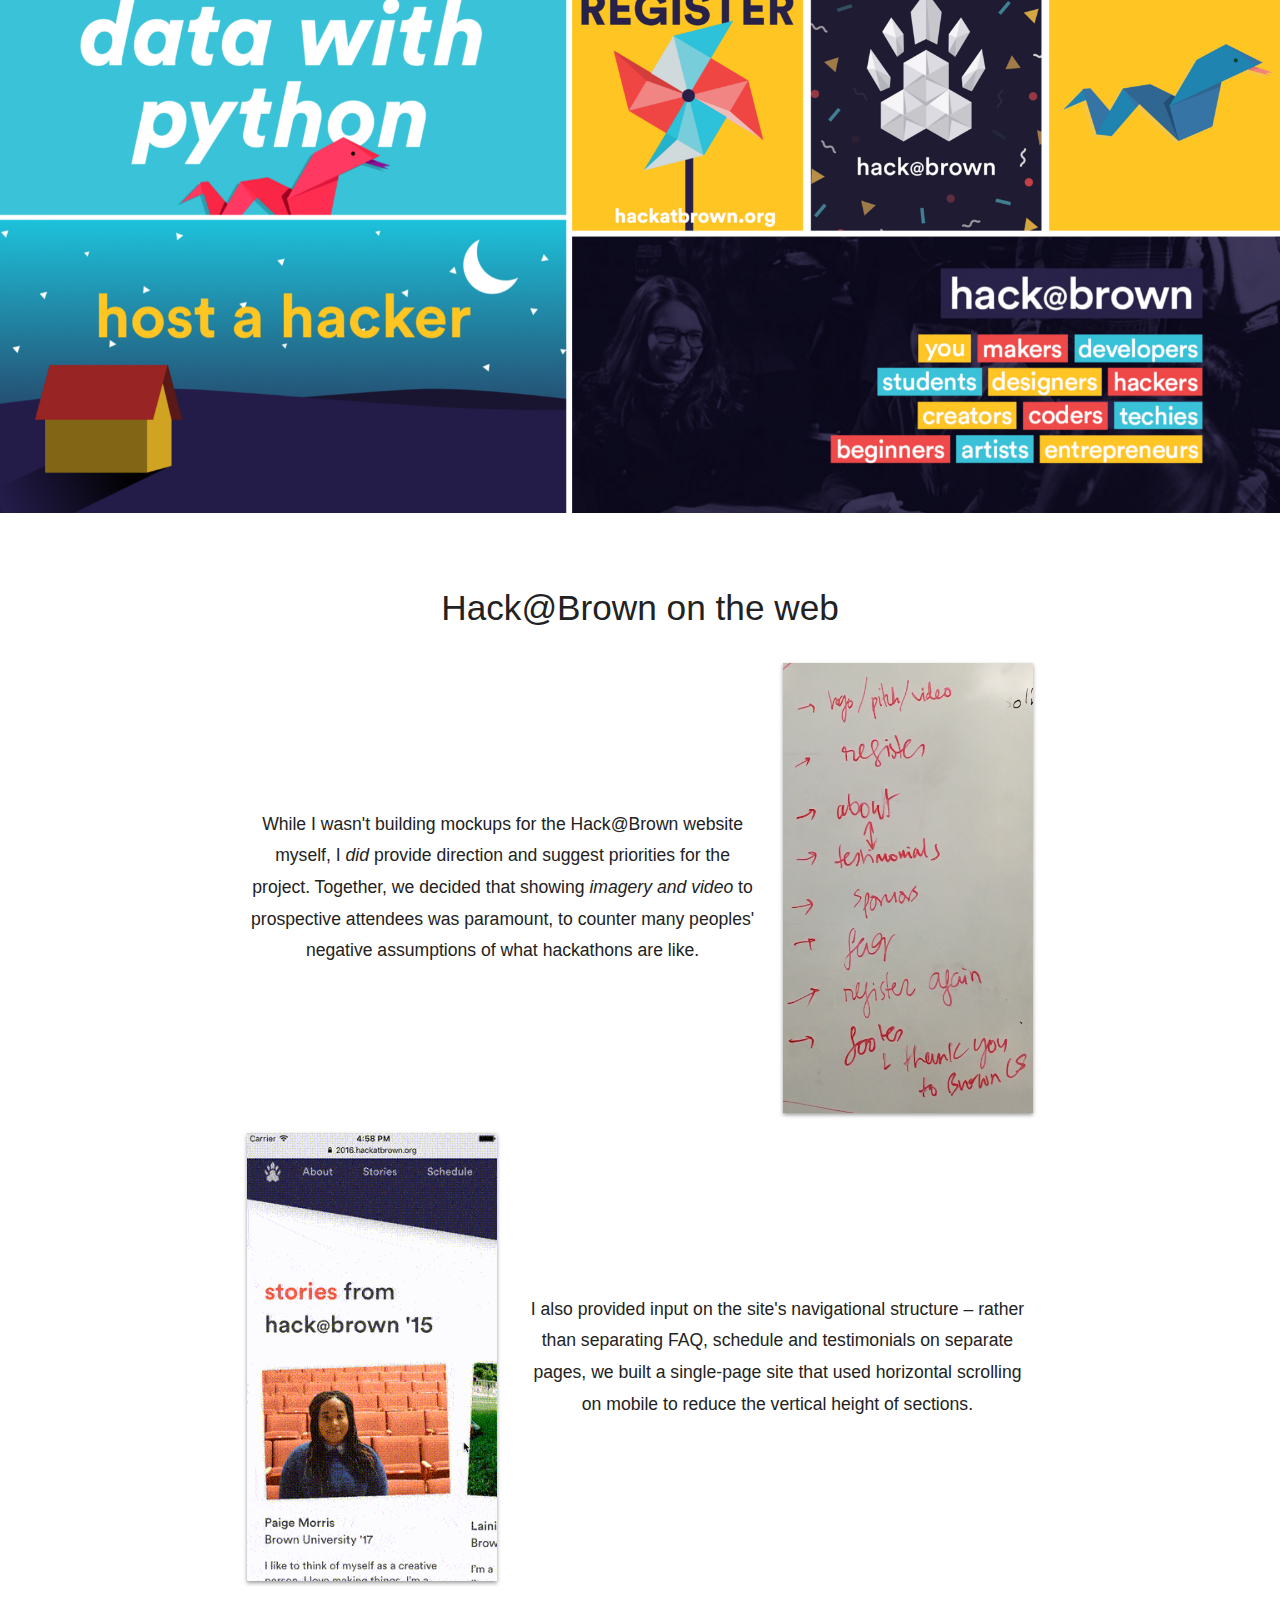
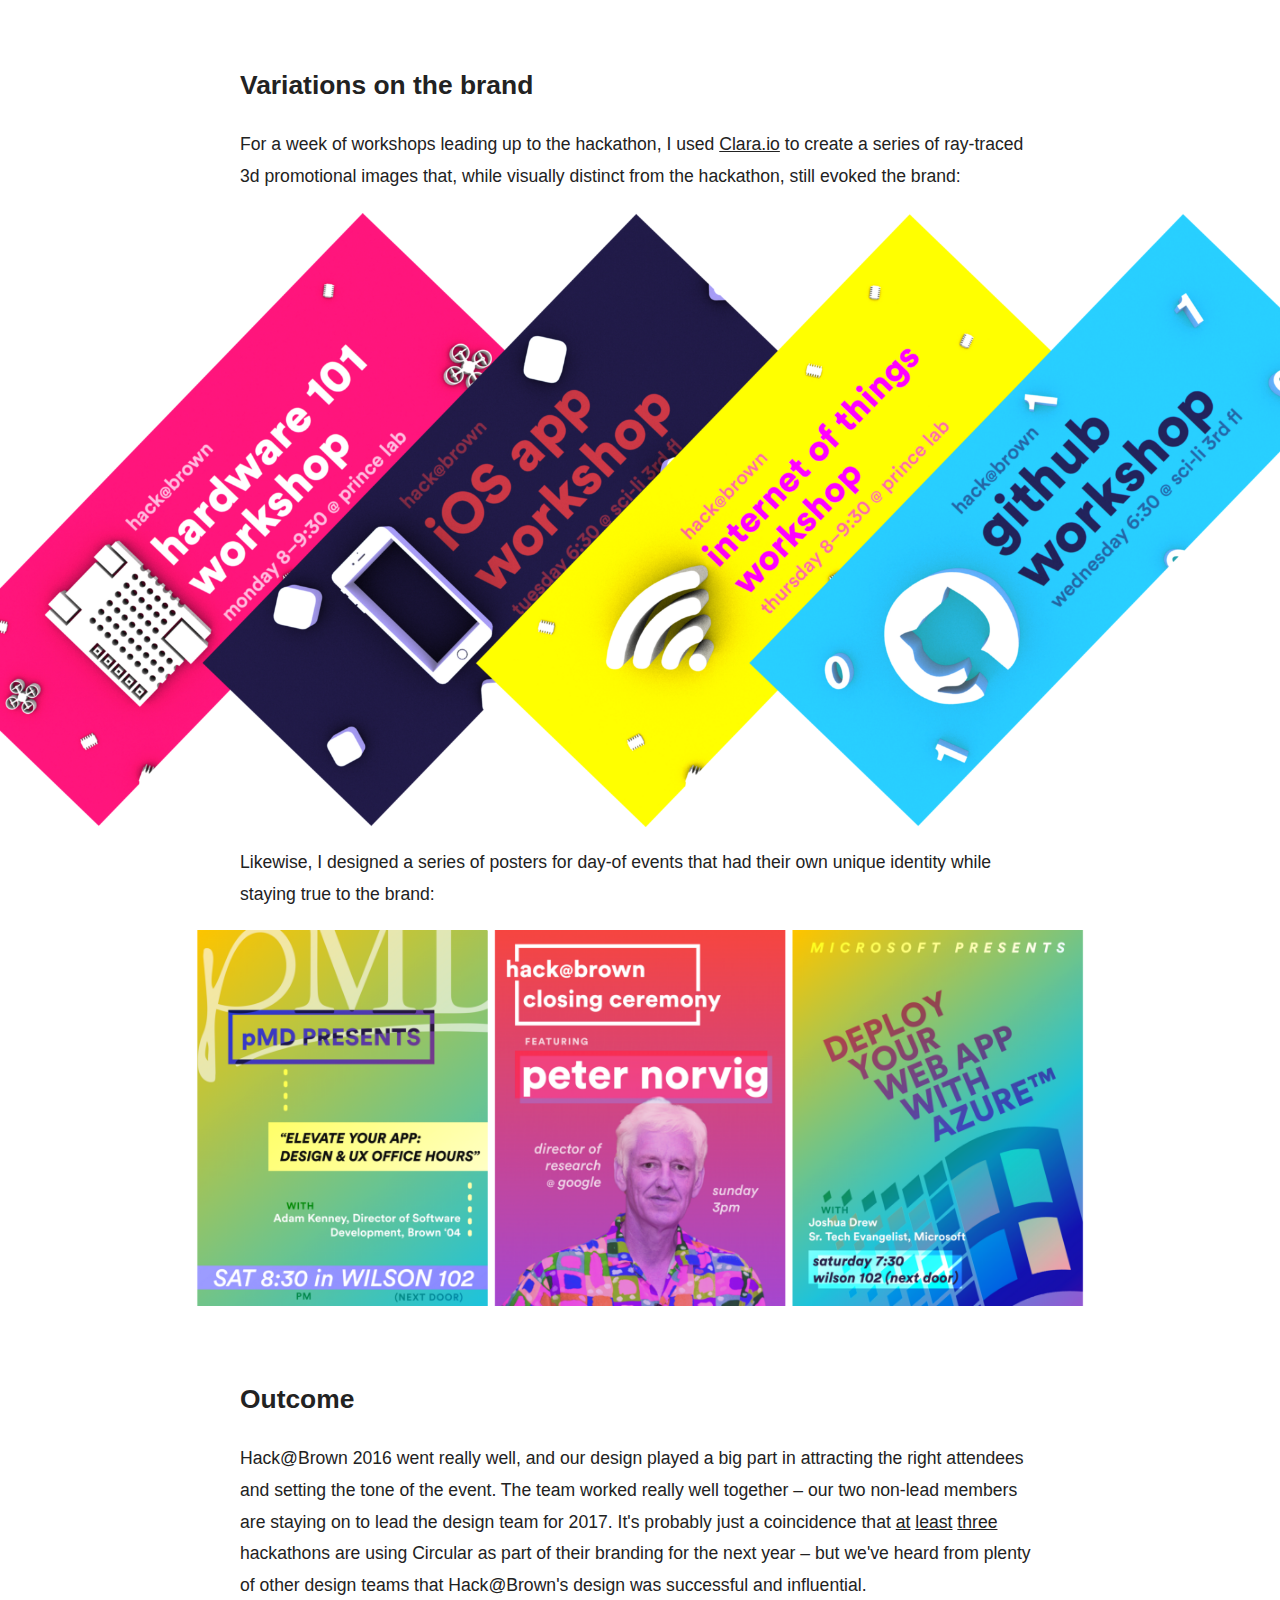
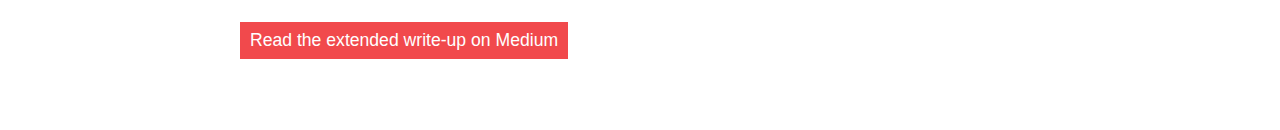
<file: hab/index.html>
<!DOCTYPE html>
<html>
<head>
	<title>Designing Hack@Brown 2016</title>
	<link rel='stylesheet' href='../writeup.css'/>
	<meta charset='utf-8'/>
	<script src='https://cdnjs.cloudflare.com/ajax/libs/jquery/3.1.0/jquery.min.js'></script>
	<script src='/portfolio.js'></script>
	<meta name="viewport" content="width=device-width, initial-scale=1"/>
</head>
<body>
	<!--OPEN-->
	<div class='content' id='hab' data-portfolio-segment='/hab/index.html'>
		<link rel='stylesheet' href='/hab/hab.css'/>
		<section>
			<img src='/hab/title.png' class='full'/>
		</section>
		<section>
			<p class='large'>In 2016, I co-led the design team for the Hack@Brown hackathon. We developed a common design language and then applied it to a website, posters, promotional materials and apparel.</p>
		</section>
		<section>
			<h2>Building a brand identity</h2>
			<p>In October of 2015, we met in a room at RISD and sketched out the core values our brand needed to communicate. I don’t have the exact notes, but they crystallized down in my mind to these 4:</p>
			<ol>
				<li><strong>Inclusive and approachable</strong> — we strove to put on an inclusive event, including participants from under-represented identities in tech and participants with different levels of experience.</li>
				<li><strong>Sophisticated, but not intimidating</strong> — Our brand had to be cool enough that you wouldn’t feel embarrassed to tell your friends you’re spending the weekend working on your laptop in a big crowded room. We also had to communicate that just because Hack@Brown is open to people from different backgrounds doesn’t mean it isn’t as technically saavy or impressive as other hackathons.</li>
				<li><strong>More than technical</strong> — I think Chén, our design director last year, put this well in his writeup of last year’s design: “We’re grounded in technology, but don’t idolize its existence.” Our materials needed to make it clear that Hack@Brown is about technology, but not just code— design, creativity, and the humanities are just as important.</li>
				<li><strong>Fun</strong> — Hack@Brown isn’t about competition; it’s about learning, building, enjoying yourself and meeting new people. We don’t think you need fancy prizes to get a bunch of college kids to spend their entire weekend learning building things.</li>
			</ol>
		</section>
		<p class='large'>As a team, we brainstormed various visual styles, looking for something that reflected those values:</p>
		<section>
			<img class='full' src='/hab/iterations.png'/>
		</section>
		<p class='large'>Eventually, we settled on a set of colors, a typeface, and a paper motif – confetti, and a paper treatment of our existing logo:</p>
		<section>
			<img class='wide' src='/hab/brand.png'/>
		</section>
		<section>
			<p>The various brand elements were versatile enough to allow us to produce a wide variety of graphic material that felt fresh and diverse but was clearly part of the same brand – I produced some of these, and other members of the team produced the rest:</p>
			<img class='full' src='/hab/mtl.png'/>
		</section>
		<section>
			<h1 class='large'>Hack@Brown on the web</h1>
			<div class='centered-blocks'>
				<p>While I wasn't building mockups for the Hack@Brown website myself, I <em>did</em> provide direction and suggest priorities for the project. Together, we decided that showing <em>imagery and video</em> to prospective attendees was paramount, to counter many peoples' negative assumptions of what hackathons are like.</p>
				<img src='/hab/web_outline.jpg' style='max-width: 250px' class='light-shadow'/>
			</div>
			<div class='centered-blocks'>
				<img src='/hab/hscroll-small.gif' style='max-width: 250px' class='light-shadow'/>
				<p>I also provided input on the site's navigational structure – rather than separating FAQ, schedule and testimonials on separate pages, we built a single-page site that used horizontal scrolling on mobile to reduce the vertical height of sections.</p>
			</div>
		</section>
		<section>
			<h2>Variations on the brand</h2>
			<p>For a week of workshops leading up to the hackathon, I used <a href='clara.io'>Clara.io</a> to create a series of ray-traced 3d promotional images that, while visually distinct from the hackathon, still evoked the brand:</p>
			<img src='/hab/hackweek.png' class='full'/>
			<p>Likewise, I designed a series of posters for day-of events that had their own unique identity while staying true to the brand:</p>
			<img src='/hab/dayof.png' class='wide'/>
		</section>
		<section>
			<h2>Outcome</h2>
			<p>
				Hack@Brown 2016 went really well, and our design played a big part in attracting the right attendees and setting the tone of the event. The team worked really well together – our two non-lead members are staying on to lead the design team for 2017. It's probably just a coincidence that <a href='https://hackprinceton.com/'>at</a> <a href='http://www.yhack.org/'>least</a> <a href='http://www.hackru.org/'>three</a> hackathons are using Circular as part of their branding for the next year – but we've heard from plenty of other design teams that Hack@Brown's design was successful and influential.
			</p>
						
			<p><a class='cta' href='https://medium.com/hack-at-brown/hack-brown-2016-designing-an-approachable-hackathon-1b05cccd86b#.el4wly1ci'>Read the extended write-up on Medium</a></p>
			
		</section>
		<!-- <section>
			<div class='two-pane'>
				<div>
					<p>While I wasn't building mockups for the Hack@Brown website myself, I <em>did</em> provide direction and suggest priorities for the project. Together, we decided that showing <em>imagery and video</em> to prospective attendees was paramount, to counter many peoples' negative assumptions of what hackathons are like.</p>
				</div>
				<div>
					<img src='wireframe.png' style='max-width: 250px' class='light-shadow'/>
				</div>
			</div>
		</section>
		<section>
			<div class='two-pane'>
				<div>
					<img src='hscroll-small.gif' style='max-width: 250px' class='light-shadow'/>
				</div>
				<div>
					<p>I also provided input on the site's navigational structure – rather than separating FAQ, schedule and testimonials on separate pages, we built a single-page site that used horizontal scrolling on mobile to reduce the vertical height of sections.
					</p>
				</div>
			</div>
		</section> -->
			<!-- <h2>Hack@Brown on the web</h2>
			<p>While I wasn't building mockups for the Hack@Brown website myself, I <em>did</em> provide direction and suggest priorities for the project. Together, we decided that showing <em>imagery and video</em> to prospective attendees was paramount, to counter many peoples' negative assumptions of what hackathons are like.</p>
			<p>I also provided input on the site's navigational structure – rather than separating FAQ, schedule and testimonials on separate pages, we built a single-page site that used horizontal scrolling on mobile to reduce the vertical height of sections:</p>
			<div class='two-pane'>
				<div>
					<img src='wireframe.png' style='max-width: 250px'/>
				</div>
				<div>
					<img src='hscroll-small.gif' style='max-width: 250px'/>
				</div>
			</div> -->
	</div>
	
	<!--CLOSE-->
	
</body>
</html>
</file>
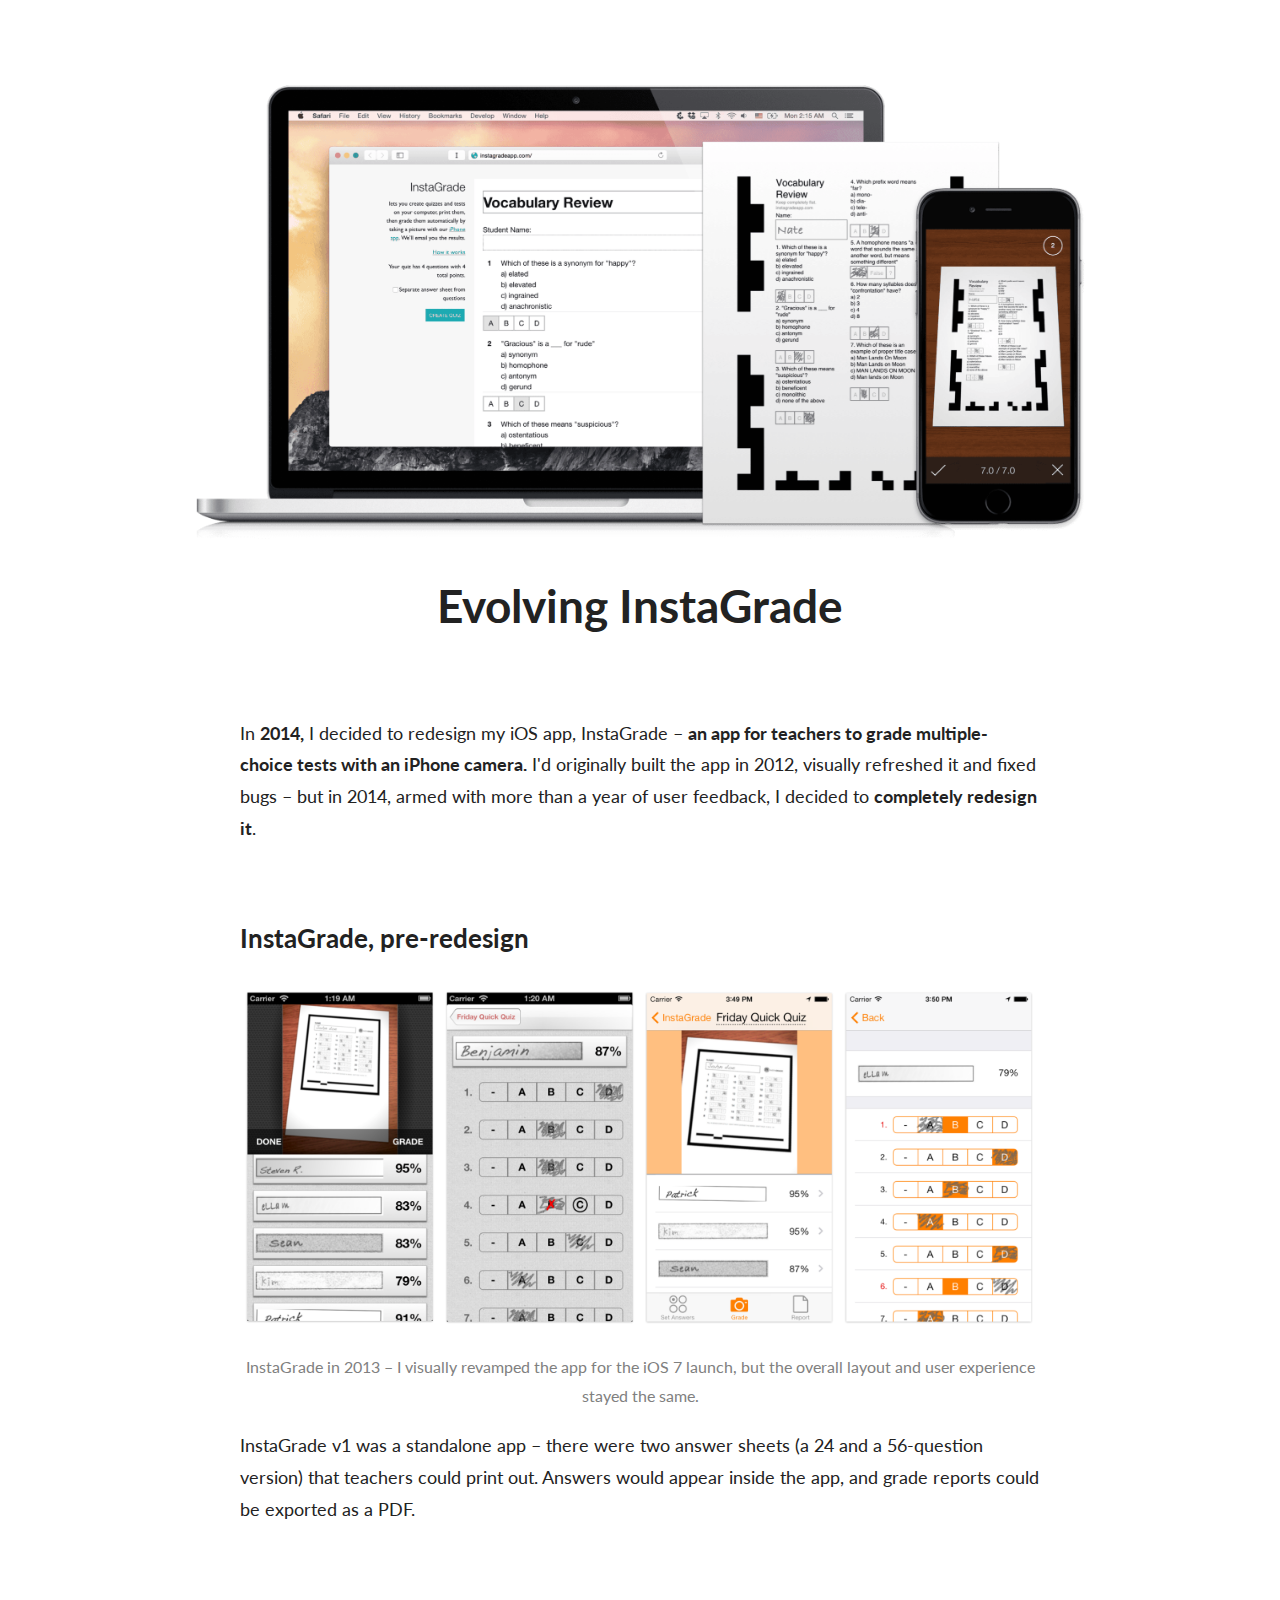
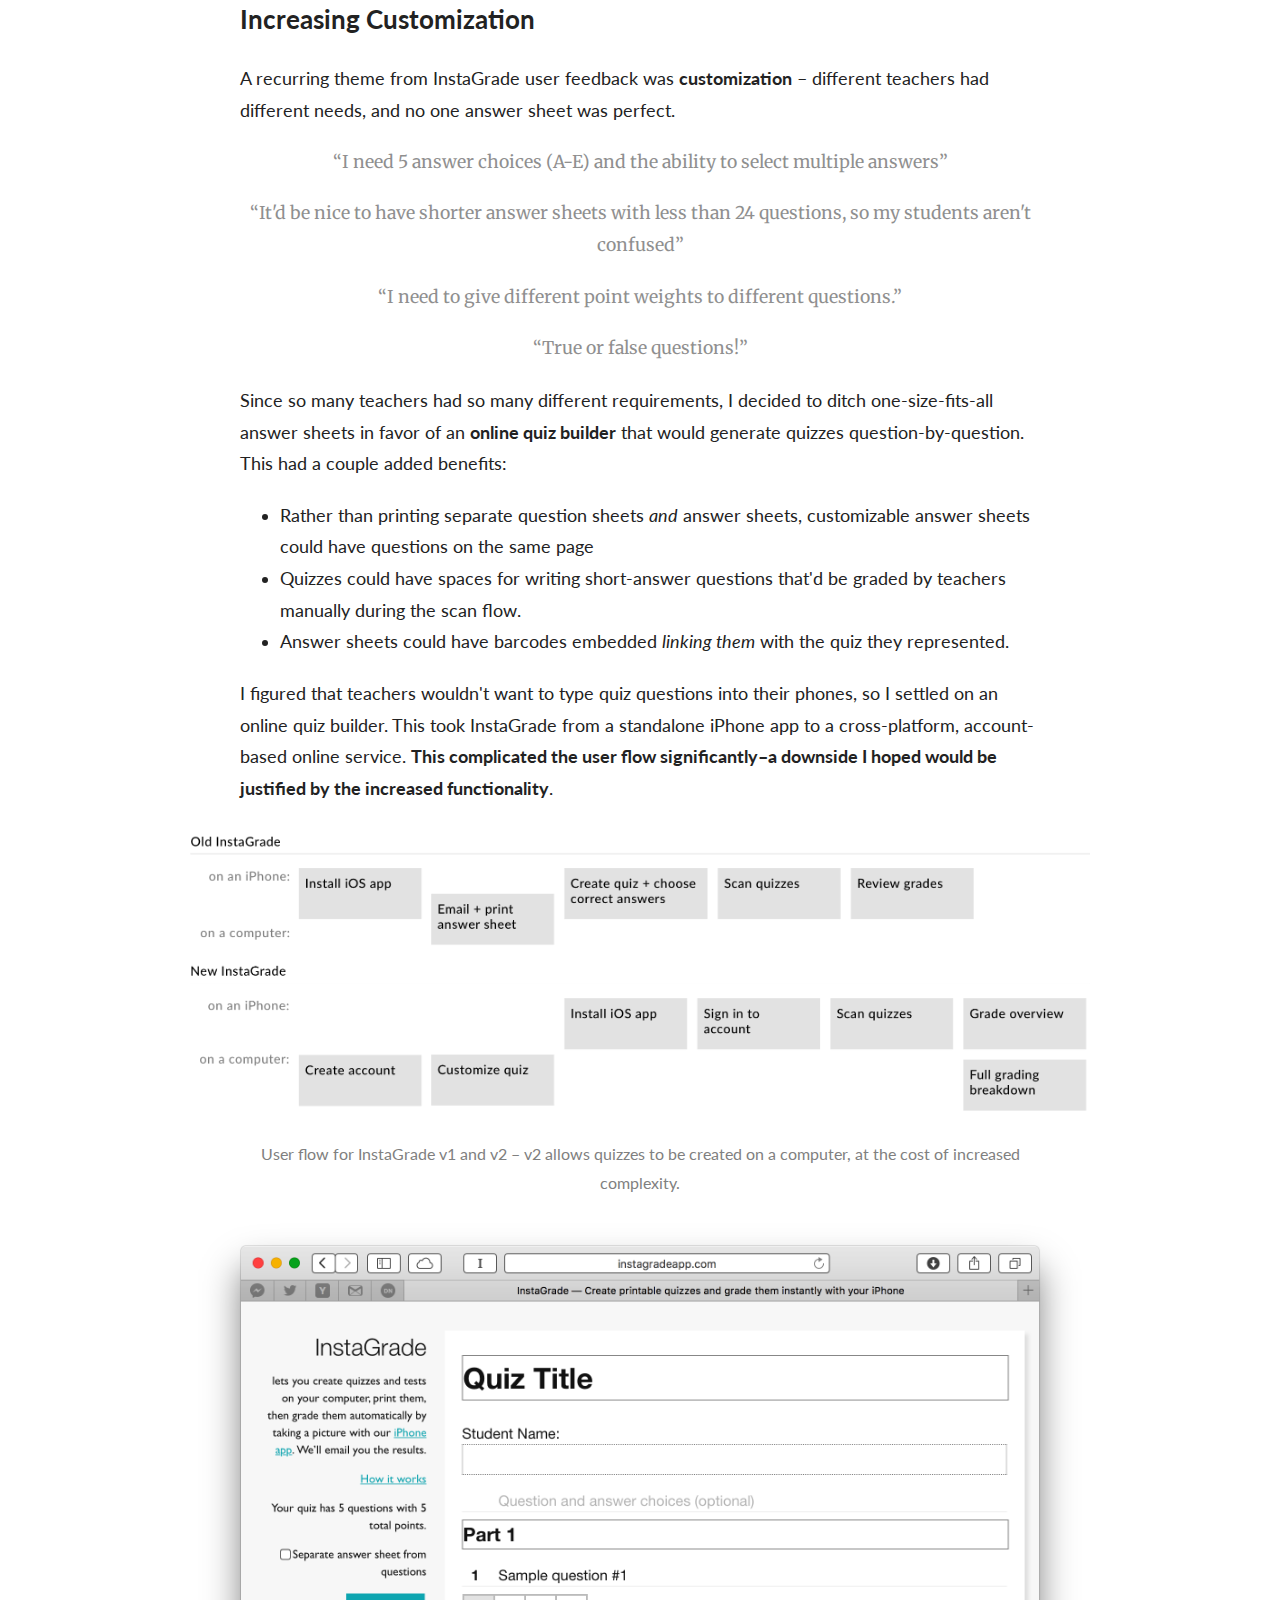
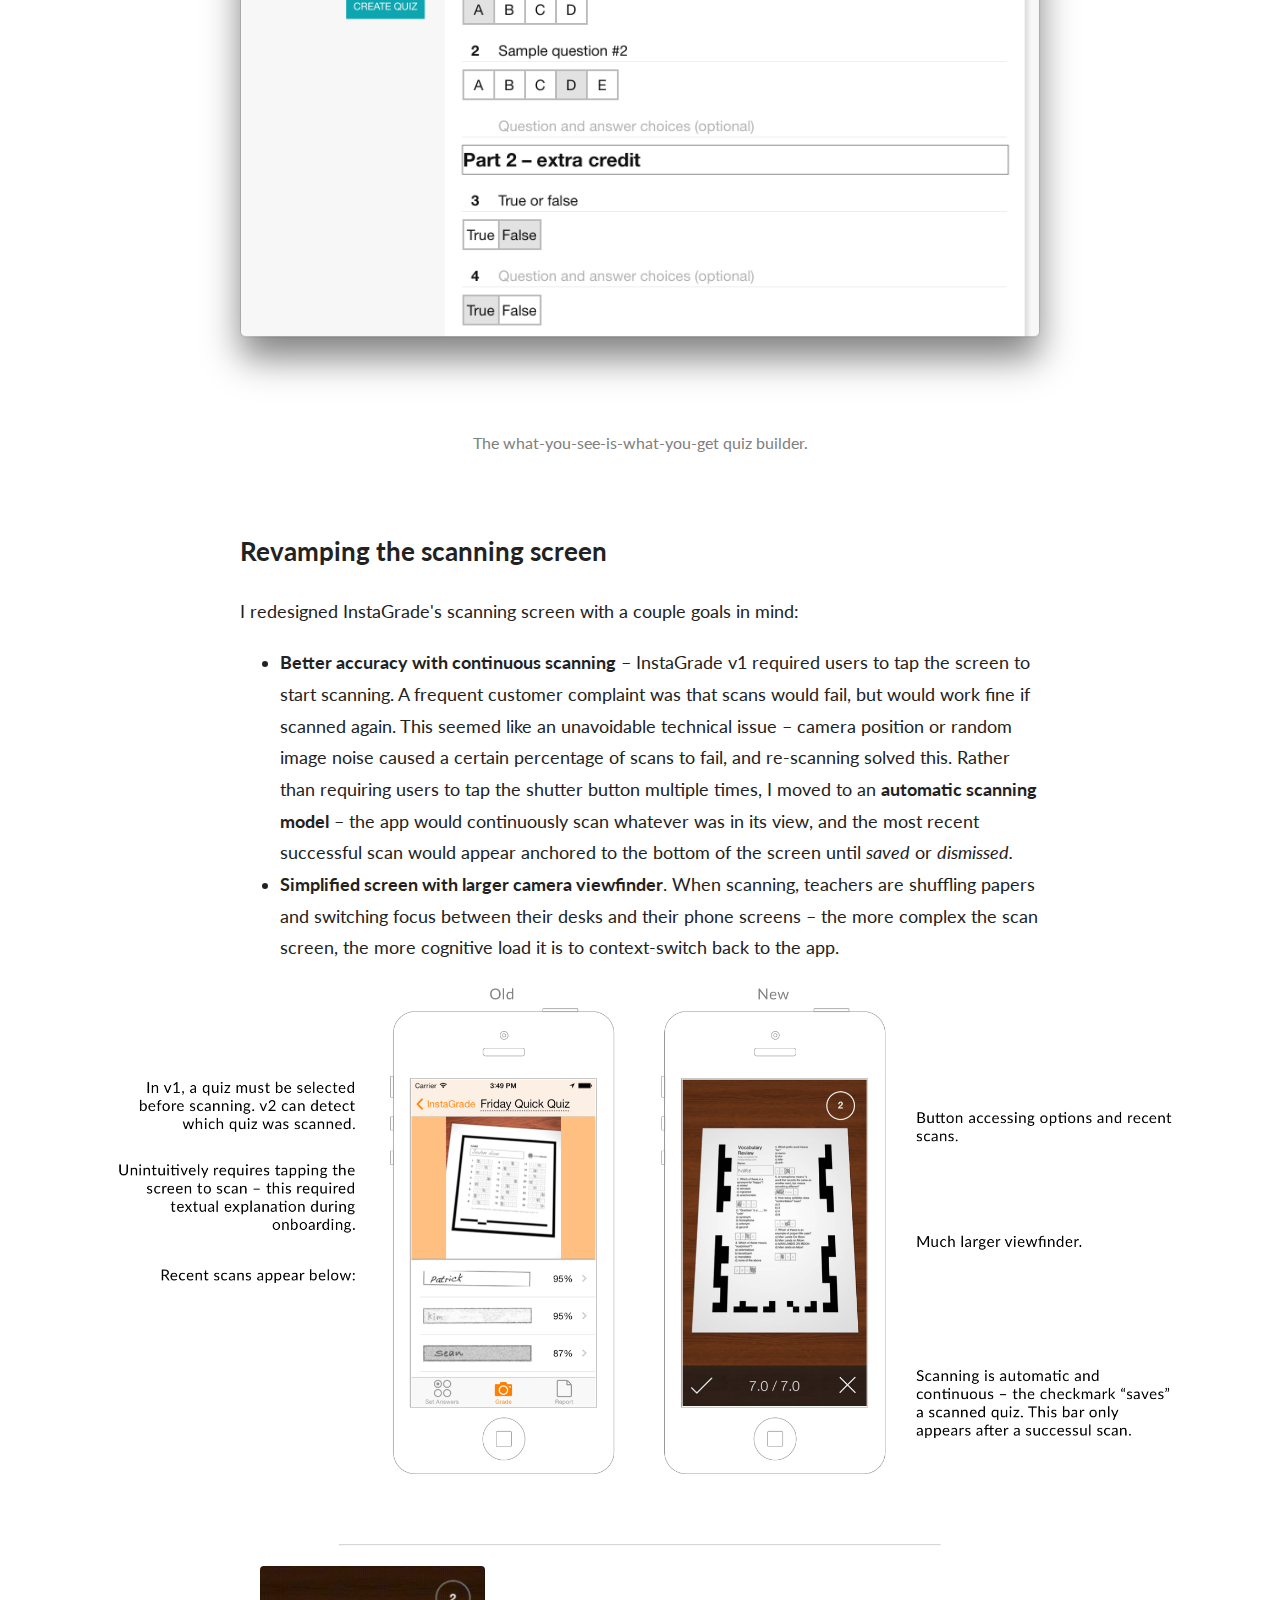
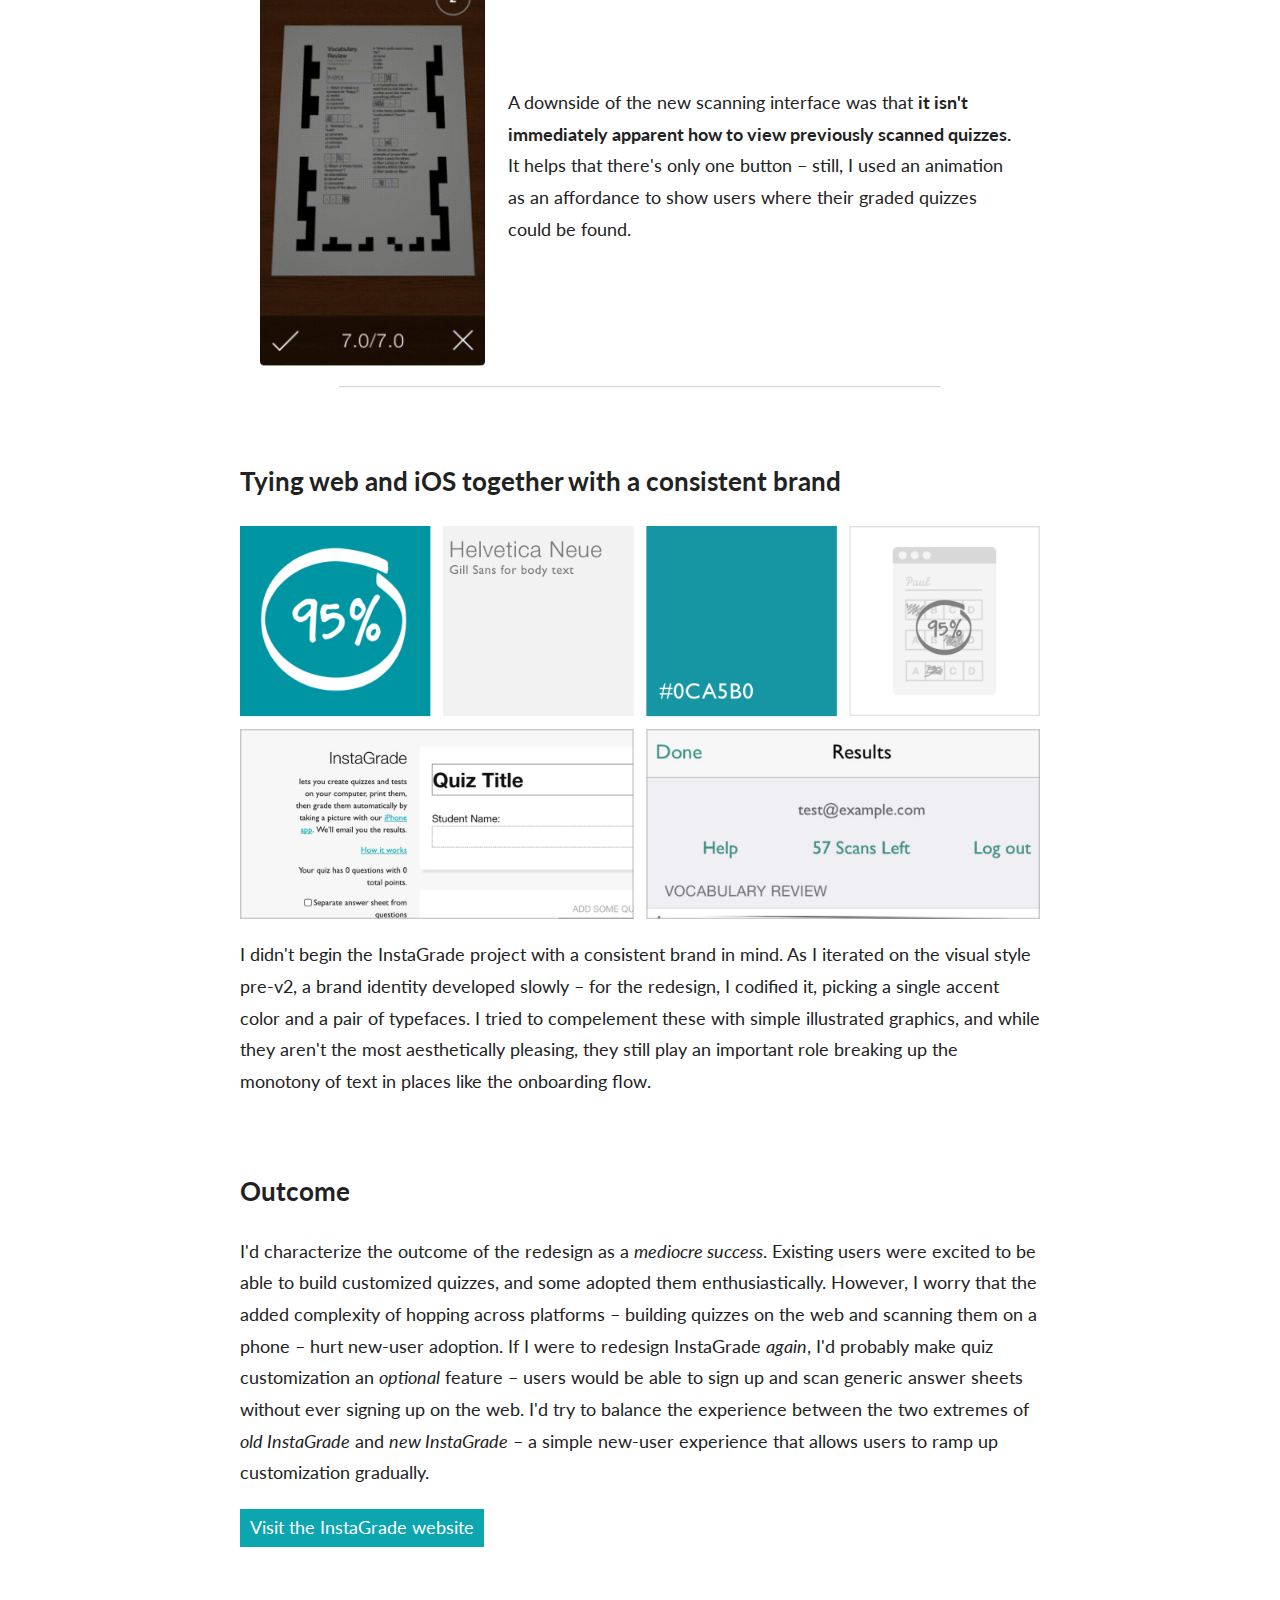
<file: instagrade/index.html>
<!DOCTYPE html>
<html>
<head>
	<title>Evolving InstaGrade</title>
	<link rel='stylesheet' href='../writeup.css'/>
	<meta charset='utf-8'/>
	<script src='https://cdnjs.cloudflare.com/ajax/libs/jquery/3.1.0/jquery.min.js'></script>
	<script src='/portfolio.js'></script>
	<meta name="viewport" content="width=device-width, initial-scale=1"/>
</head>
<body>
	<!--OPEN-->
	<div id='instagrade' class='content' data-portfolio-segment='/instagrade/index.html'>
		<link rel='stylesheet' href='/instagrade/ig.css'/>
		<!-- http://instagradeformbuilder.appspot.com/UqqgFIhqV-oXwAciWJkpOm65WQiRWGgPwOGqqfv2gtVBojRY98xhI18Kl_xaHR5d0veZJdpMcpZ0-zNci5HJzmwetQzltkpzjZxd4pB6hw4= -->
		<section>
			<img src='/instagrade/product.png' class='wide'/>
			<h1>Evolving InstaGrade</h1>
		</section>
		<section>
			<p>
				In <strong>2014,</strong> I decided to redesign my iOS app, InstaGrade – <strong>an app for teachers to grade multiple-choice tests with an iPhone camera.</strong> I'd originally built the app in 2012, visually refreshed it and fixed bugs – but in 2014, armed with more than a year of user feedback, I decided to <strong>completely redesign it</strong>.
			</p>
		</section>
		<!-- <p>
			On-and-off for more than three years, I've built and maintained an app called <a href='http://instagradeapp.com'>InstaGrade.</a> Back in 2012, I looked at the "bubble sheets" we used to take multiple-choice tests in high-school – which I'd heard were expensive, required bulky scanning machines, and didn't offer any value besides printing out a grade – and wondered <em>why can't multiple-choice tests be scanned with an iPhone app?</em>
		</p>
		<p>
			I spent lots of nights and weekends researching computer-vision algorithms, playing with different kinds of answer sheets, and refining a complicated page-recognition and de-skewing process that'd allow iPhones to grade multiple-choice test sheets. I built a product, and shipped it, and of course, it wasn't perfect. I wasn't a teacher, and I didn't know what teachers needed. After about a year or so of slowly acquiring users and gathering their feedback, <strong>I decided to completely redesign the app.</strong> This is the story of the 2014 InstaGrade redesign.
		</p> -->
		<section>
			<h2>InstaGrade, pre-redesign</h2>
			<figure>
				<img src='/instagrade/old.png'/>
				<figcaption>InstaGrade in 2013 – I visually revamped the app for the iOS 7 launch, but the overall layout and user experience stayed the same.</figcaption>
			</figure>
			<p>InstaGrade v1 was a standalone app – there were two answer sheets (a 24 and a 56-question version) that teachers could print out. Answers would appear inside the app, and grade reports could be exported as a PDF.</p>
		</section>
		
		<section>
			<h2>Increasing Customization</h2>
			<p>A recurring theme from InstaGrade user feedback was <strong>customization</strong> – different teachers had different needs, and no one answer sheet was perfect.</p>
			<blockquote>I need 5 answer choices (A-E) and the ability to select multiple answers</blockquote>
			<blockquote>It'd be nice to have shorter answer sheets with less than 24 questions, so my students aren't confused</blockquote>
			<blockquote>I need to give different point weights to different questions.</blockquote>
			<blockquote>True or false questions!</blockquote>
			<p>Since so many teachers had so many different requirements, I decided to ditch one-size-fits-all answer sheets in favor of an <strong>online quiz builder</strong> that would generate quizzes question-by-question. This had a couple added benefits:
				<ul>
					<li>Rather than printing separate question sheets <em>and</em> answer sheets, customizable answer sheets could have questions on the same page</li>
					<li>Quizzes could have spaces for writing short-answer questions that'd be graded by teachers manually during the scan flow.</li>
					<li>Answer sheets could have barcodes embedded <em>linking them</em> with the quiz they represented.</li>
				</ul>
			</p>
			
			<p>I figured that teachers wouldn't want to type quiz questions into their phones, so I settled on an online quiz builder. This took InstaGrade from a standalone iPhone app to a cross-platform, account-based online service. <strong>This complicated the user flow significantly–a downside I hoped would be justified by the increased functionality</strong>.<p>
				
			<figure>
				<img src='/instagrade/user_flow.png' class='wide'/>
				<figcaption>User flow for InstaGrade v1 and v2 – v2 allows quizzes to be created on a computer, at the cost of increased complexity.</figcaption>
			</figure>
			
			<figure>
						<img src='/instagrade/builder.png' class='wide'/>
						<figcaption>The what-you-see-is-what-you-get quiz builder.</figcaption>
					</figure>
		</section>
		
		<!-- <figure>
			<img src='builder.png' class='wide'/>
			<figcaption>The what-you-see-is-what-you-get quiz builder.</figcaption>
		</figure> -->
		
		<!-- <div class='two-pane'>
			<div>
				<img src='builder.png'/>
			</div>
			<div>
				<p>The quiz builder ended up being a what-you-see-is-what-you-get React application with a handful of "question types" – a row of "template" 	question types sit at the bottom, and can be clicked to be added to the quiz as editable option types. Once created, quizzes are "saved" to a user's account – an iPhone with the app installed, logged into the same account, recognized the barcode on printed quizzes and grades them, emailing the results to the user.</p>
			</div>
		</div> -->
		
		<section>
			<h2>Revamping the scanning screen</h2>
			<p>
				I redesigned InstaGrade's scanning screen with a couple goals in mind:			
				<ul>
					<li>
						<strong>Better accuracy with continuous scanning</strong> – InstaGrade v1 required users to tap the screen to start scanning. A frequent customer complaint was that scans would fail, but would work fine if scanned again. This seemed like an unavoidable technical issue –  camera position or random image noise caused a certain percentage of scans to fail, and re-scanning solved this. Rather than requiring users to tap the shutter button multiple times, I moved to an <strong>automatic scanning model</strong> – the app would continuously scan whatever was in its view, and the most recent successful scan would appear anchored to the bottom of the screen until <em>saved</em> or <em>dismissed.</em>
					</li>
					<li>
						<strong>Simplified screen with larger camera viewfinder</strong>. When scanning, teachers are shuffling papers and switching focus between their desks and their phone screens – the more complex the scan screen, the more cognitive load it is to context-switch back to the app.
					</li>
				</ul>
			</p>
			<img src='/instagrade/scan_screen_comparison.png' class='x-wide'/>
		</section>
		<!-- <img src='anim.gif' class='float'/>
		<p>A downside of the new scanning interface was that <strong>it isn't immediately apparent how to view scan results.</strong> I used animation to show graded quizzes "flying" into the button users press to view scan results.</p> -->
		
		<!-- <figure>
			<img src='scan-animation.gif'/>
			<figcaption>
				A downside of the new scanning interface was that <strong>it isn't immediately apparent how to view scan results.</strong> I used animation to show graded quizzes "flying" into the button users press to view scan results.
			</figcaption>
		</figure> -->
		
		<section>
			<hr/>
			<div class='captioned-animation'>
				<img src='/instagrade/anim.gif'/>
				<p>A downside of the new scanning interface was that <strong>it isn't immediately apparent how to view previously scanned quizzes.</strong> It helps that there's only one button – still, I used an animation as an affordance to show users where their graded quizzes could be found.</p>
			</div>
		
			<hr/>
		</section>
		
		<section>
			<h2>Tying web and iOS together with a consistent brand</h2>
			<!-- <figure>
				<img src='logo-iterations.png'/>
				<figcaption>
					Early iterations of the InstaGrade logo, from pre-1.0 to v2.
				</figcaption>
			</figure> -->
			<figure>
				<img src='/instagrade/brand.png'/>
			</figure>
			<p>
					I didn't begin the InstaGrade project with a consistent brand in mind. As I iterated on the visual style pre-v2, a brand identity developed slowly – for the redesign, I codified it, picking a single accent color and a pair of typefaces. I tried to compelement these with simple illustrated graphics, and while they aren't the most aesthetically pleasing, they still play an important role breaking up the monotony of text in places like the onboarding flow.
			</p>
		</section>
		
		<section>
			<h2>Outcome</h2>
			<p>
				I'd characterize the outcome of the redesign as a <em>mediocre success</em>. Existing users were excited to be able to build customized quizzes, and some adopted them enthusiastically. However, I worry that the added complexity of hopping across platforms – building quizzes on the web and scanning them on a phone – hurt new-user adoption. If I were to redesign InstaGrade <em>again</em>, I'd probably make quiz customization an <em>optional</em> feature – users would be able to sign up and scan generic answer sheets without ever signing up on the web. I'd try to balance the experience between the two extremes of <em>old InstaGrade</em> and <em>new InstaGrade</em> – a simple new-user experience that allows users to ramp up customization gradually.
			</p>
			<p>
				<a class='cta' href='http://instagradeapp.com'>Visit the InstaGrade website</a>
			</p>
		</section>
		
		<!-- PULL QUOTES! -->
		
		<!-- deleting quizzes -->
		<!-- user education -->
		<!-- DATA VISUALIZATION FOR QUIZ RESULTS ("your quiz, example") -->
	</div>
	<!--CLOSE-->
</body>
</html>
</file>
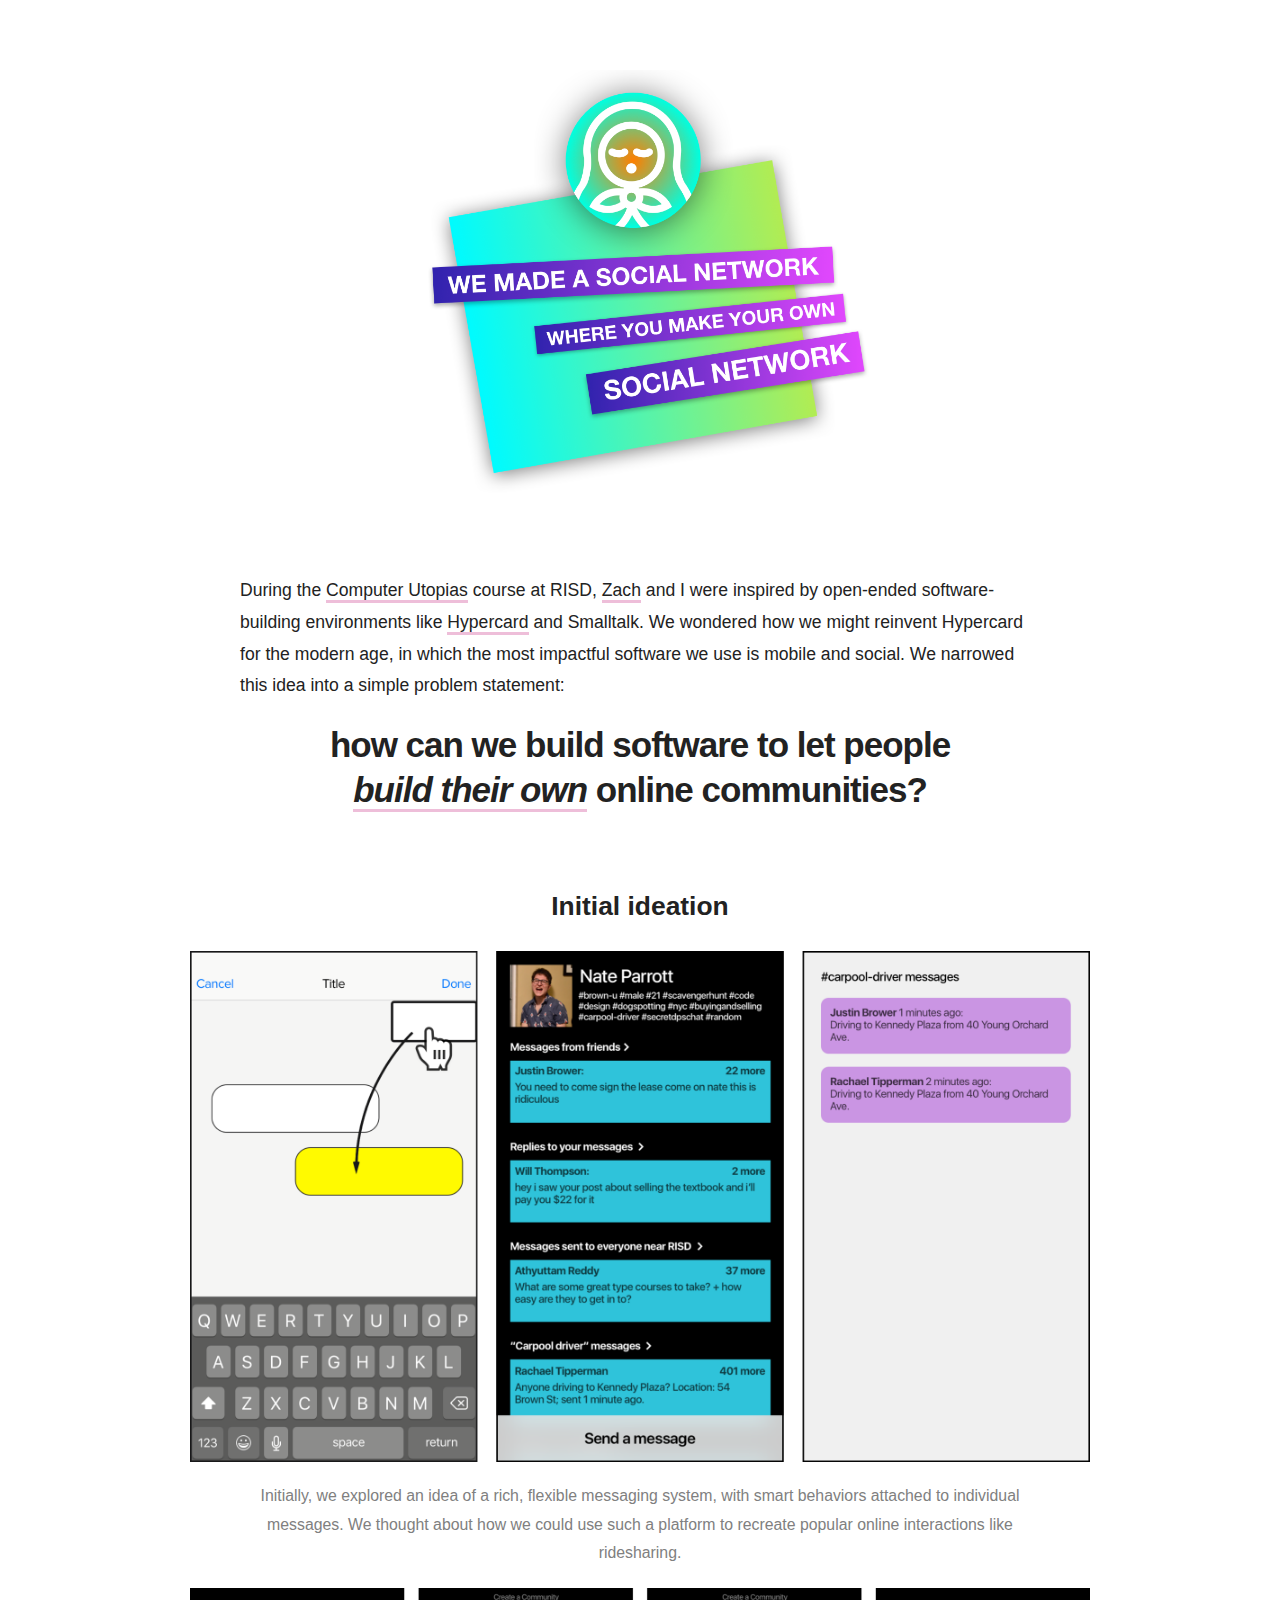
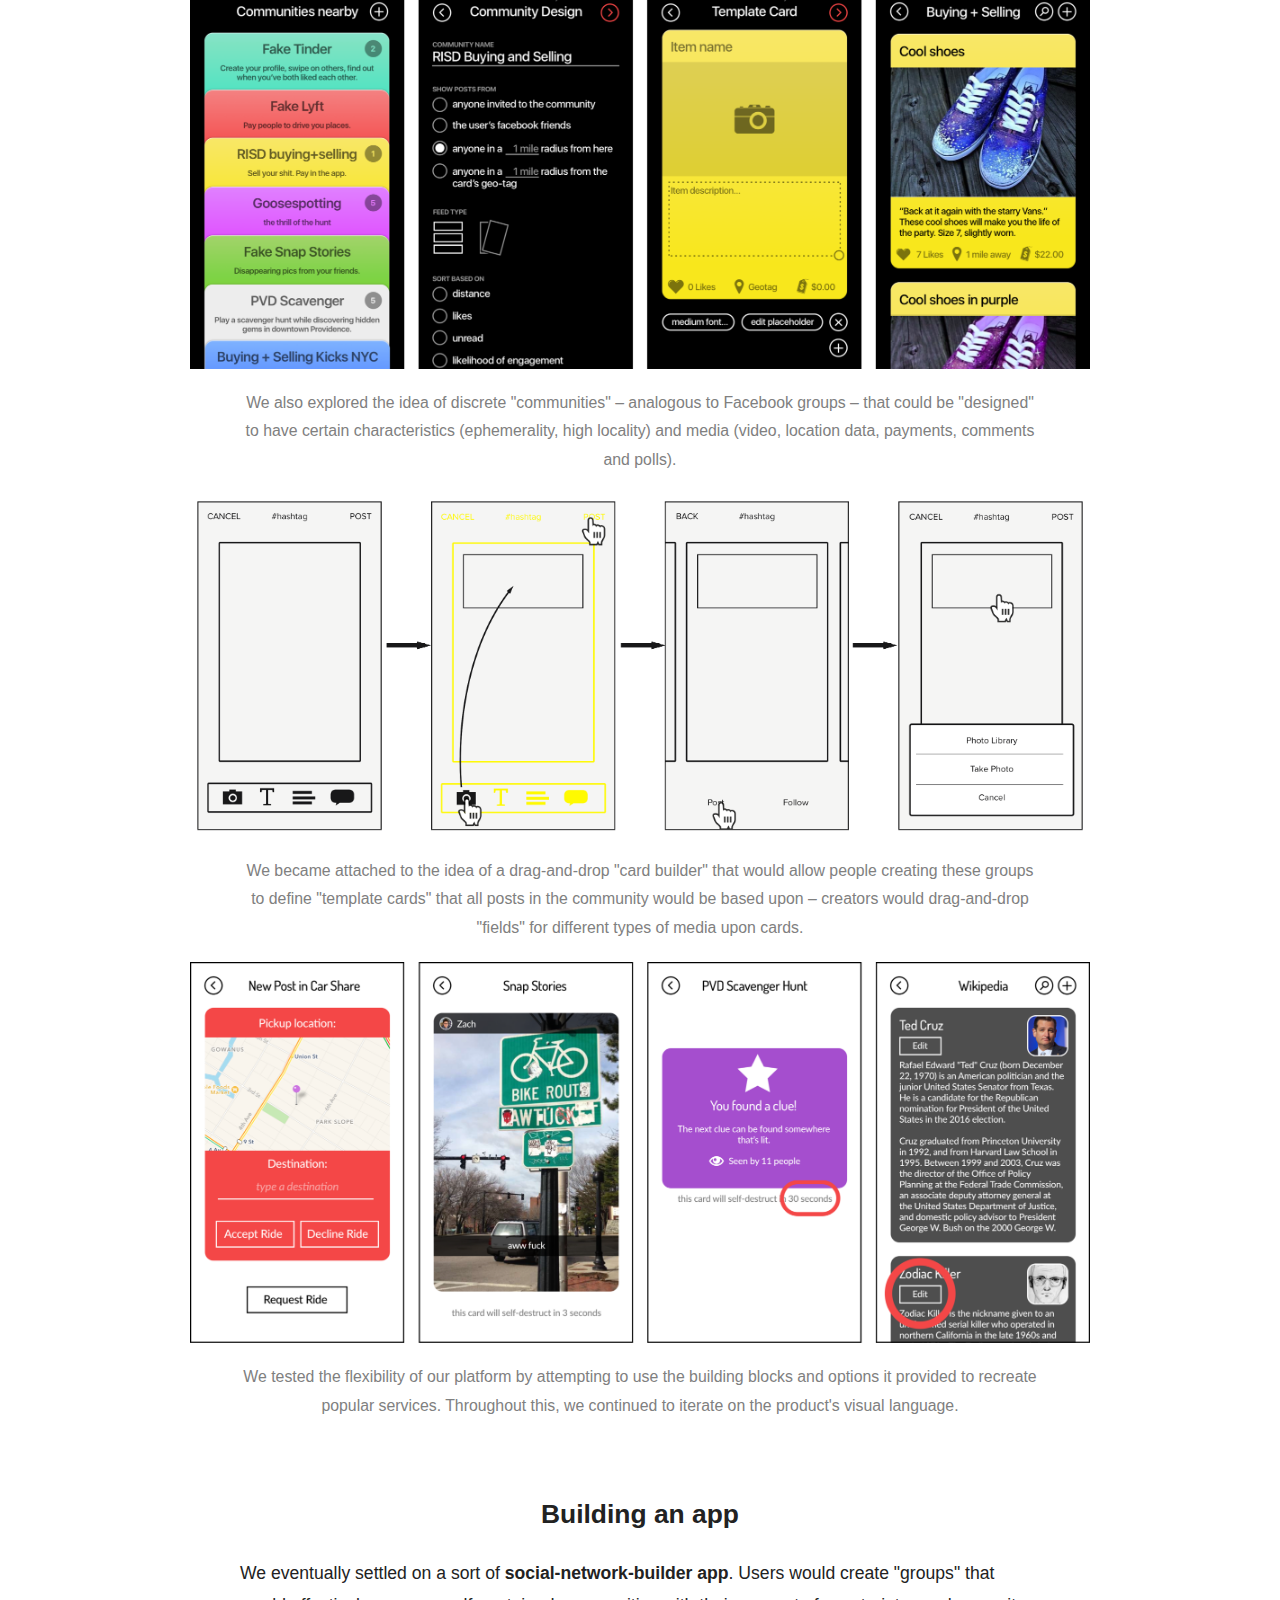
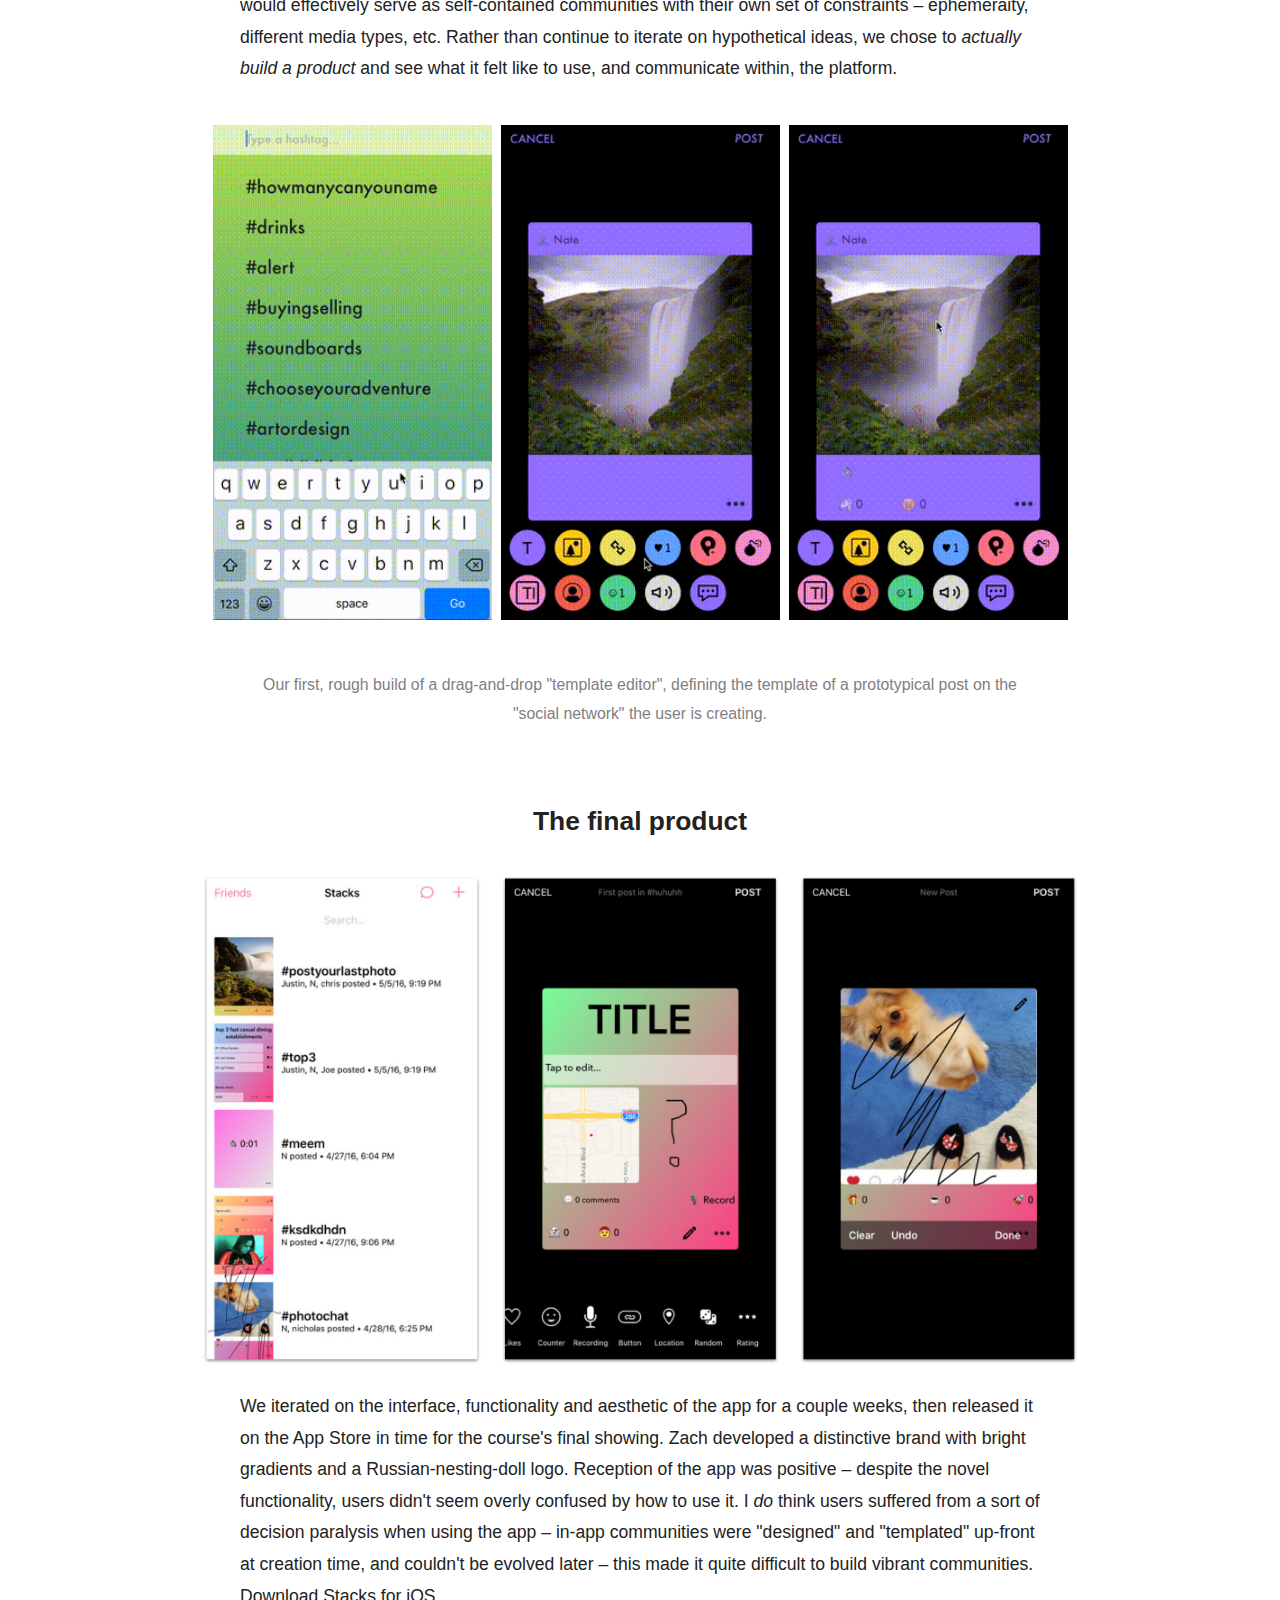
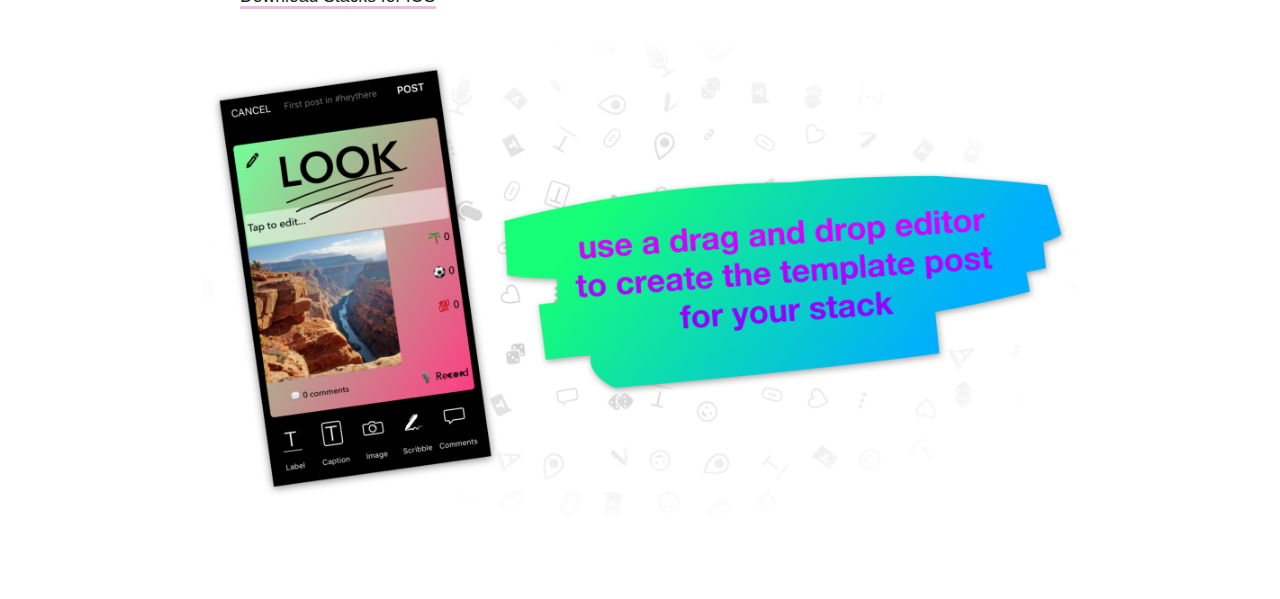
<file: stacks/index.html>
<!DOCTYPE html>
<html>
<head>
	<meta charset='utf-8'/>
	<title>Stacks – a social network for building social networks</title>
	<link rel='stylesheet' href='../writeup.css'/>
	<script src='https://cdnjs.cloudflare.com/ajax/libs/jquery/3.1.0/jquery.min.js'></script>
	<script src='/portfolio.js'></script>
	<meta name="viewport" content="width=device-width, initial-scale=1"/>
</head>
<body>
	<!--OPEN-->
	<div id='stacks' class='content' data-portfolio-segment='/stacks/index.html'>
		<link rel='stylesheet' href='/stacks/style.css'/>
		<section>
			<h1>
				<img src='/stacks/stacks.png' alt='We made a social network where you make your own social netork'/>
			</h1>
		</section>
		<section>
			<p>
				During the <a href='http://chrisnovello.com/teaching/risd/computer-utopias/'>Computer Utopias</a> course at RISD, <a href='http://deocadiz.com/'>Zach</a> and I were inspired by open-ended software-building environments like <a href='https://en.wikipedia.org/wiki/HyperCard'>Hypercard</a> and Smalltalk. We wondered how we might reinvent Hypercard for the modern age, in which the most impactful software we use is mobile and social. We narrowed this idea into a simple problem statement:
			</p>
			<p class='big-question'>
				How can we build software to let people <em>build their own</em> online communities?
			</p>
		</section>
		<section>
			<h2>Initial ideation</h3>
			<figure>
				<img src='/stacks/messaging.png' class='wide'/>
				<figcaption>Initially, we explored an idea of a rich, flexible messaging system, with smart behaviors attached to individual messages. We thought about how we could use such a platform to recreate popular online interactions like ridesharing.</figcaption>
			</figure>
			<figure>
				<img src='/stacks/communities.png' class='wide'/>
				<figcaption>We also explored the idea of discrete "communities" – analogous to Facebook groups – that could be "designed" to have certain characteristics (ephemerality, high locality) and media (video, location data, payments, comments and polls).</figcaptions>
			</figure>
			<figure>
				<img src='/stacks/wireframe.png' class='wide'/>
				<figcaption>We became attached to the idea of a drag-and-drop "card builder" that would allow people creating these groups to define "template cards" that all posts in the community would be based upon – creators would drag-and-drop "fields" for different types of media upon cards.</figcaption>
			</figure>
			<figure>
				<img src='/stacks/uses.png' class='wide'/>
				<figcaption>We tested the flexibility of our platform by attempting to use the building blocks and options it provided to recreate popular services. Throughout this, we continued to iterate on the product's visual language.</figcaptions>
			</figure>
		</section>
		<section>
			<h2>Building an app</h2>
			<p>We eventually settled on a sort of <strong>social-network-builder app</strong>. Users would create "groups" that would effectively serve as self-contained communities with their own set of constraints – ephemeraity, different media types, etc. Rather than continue to iterate on hypothetical ideas, we chose to <em>actually build a product</em> and see what it felt like to use, and communicate within, the platform.</p>
			<figure>
				<div class='three images'>
					<img src='/stacks/gif1.gif'/><img src='/stacks/gif2.gif'/><img src='/stacks/gif3.gif'/>
				</div>
				<figcaption>Our first, rough build of a drag-and-drop "template editor", defining the template of a prototypical post on the "social network" the user is creating.</figcaption>
			</figure>
		</section>
		<section>
			<h2>The final product</h2>
			<img src='/stacks/screenshots.png' class='wide'/>
			<p>We iterated on the interface, functionality and aesthetic of the app for a couple weeks, then released it on the App Store in time for the course's final showing. Zach developed a distinctive brand with bright gradients and a Russian-nesting-doll logo. Reception of the app was positive – despite the novel functionality, users didn't seem overly confused by how to use it. I <em>do</em> think users suffered from a sort of decision paralysis when using the app – in-app communities were "designed" and "templated" up-front at creation time, and couldn't be evolved later – this made it quite difficult to build vibrant communities. <a href='https://itunes.apple.com/us/app/stacks-build-your-own-social/id1100091945?mt=8'>Download Stacks for iOS</a></p>
			<img class='wide' src='/stacks/final.png'/>
		</section>
					
	</div>
	<!--CLOSE-->
</body>
</html>
</file>
<file: shared.css>
html, body {
	margin: 0;
	height: 100%;
	font-family: sans-serif;
}

@media screen and (min-width: 501px) {
	#scroll {
		width: 100%;
		height: 100%;
		overflow-x: auto;
		overflow-y: hidden;
		-webkit-overflow-scrolling: touch;
	}

	#cards {
		height: 100%;
		display: table;
	}

	#cards > div {
		padding-left: 1.5em;
		padding-right: 1.5em;
		display: table-cell;
		vertical-align: middle;
		text-align: center;
		height: 100%;
		box-sizing: border-box;
	}
	
	#cards > div:first-child {
		padding-left: 3em;
	}

	#cards > div:last-child {
		padding-right: 3em;
	}
}

@media screen and (max-width: 500px) {
	#cards > div {
		text-align: center;
		margin-top: 1em;
		margin-bottom: 1em;
	}
}

#cards > div img {
	height: 90vh;
	max-height: 500px;
	box-shadow: 0px 3px 10px rgba(0,0,0,0.2);
	border-radius: 3px;
	transition: box-shadow 0.15s ease-in-out;
	-webkit-transition: box-shadow 0.15s ease-in-out;
}

#cards > div img:hover {
	box-shadow: 0px 4px 20px rgba(0,0,0,0.7);
}

#links {
	position: fixed;
	bottom: 0;
	left: 0;
	width: 100vw;
	background-color: rgba(255,255,255,0.7);
	text-align: center;
	font-size: 1.3em;
}

#links a {
	color: #777;
	text-decoration: none;
	display: inline-block;
	margin: 14px;
}

#links a:hover {
	color: #333;
}
</file>
<file: index2.css>
@import url('https://fonts.googleapis.com/css?family=Rubik:400,500');

body {
	color: #333;
	font-family: "Rubik", sans-serif;
	margin-top: 0;
	background-color: #223;
	color: #fcc;
	line-height: 1.3;
}

/* INTO SECTION */

h1, h2, h3, h4, h5, h6, strong {
	font-weight: 500;
}

#hello {
	background-color: #fcc;
	color: #223;
}

#bitmojiImage {
	margin: 5%;
	box-sizing: border-box;
	background-position: 50% 50%;
	background-size: contain;
	background-repeat: no-repeat;
}

@media screen and (max-width: 600px) {
	#hello {
		padding: 20px;
		text-align: center;
		border-top: 1px solid transparent;
	}
	#bitmojiImage {
		height: 200px;
		max-height: 40vh;
	}
}

@media screen and (min-width: 600px) {
	#hello {
		display: flex;
		flex-direction: row;
		min-height: 60vh;
		align-items: center;
	}

	#bitmojiImage {
		flex-basis: 0;
		flex-grow: 1;
		align-self: stretch;
	}

	#intro {
		padding: 20px;
		flex-basis: 0;
		flex-grow: 2;
		text-align: left;
		font-size: x-large;
	}

	#intro > * {
		max-width: 500px;
	}
}

#intro h1 {
	font-weight: normal;
}


a {
	color: inherit;
/*	text-decoration: none;
	border-bottom: 2px solid rgba(255,255,255,0.5);*/
}

.links a, .text-list a {
	border-bottom: 2px solid rgba(65, 135, 250, 0.5);
	text-decoration: none;
}

section:not(.wide) {
	margin: 3em auto;
	width: 90%;
}

section.wide {
	border-top: 1px solid transparent;
	border-bottom: 1px solid transparent;
}

@media screen and (max-width: 600px) {
	section:not(.wide) {
		margin: 1.5em auto;
	}
	#blurb {
		font-size: small;
	}
}

section.normal {
	max-width: 800px;
}

.grid {
	text-align: center;
}

.grid > div {
	text-align: left;
}

h3 {
	text-transform: uppercase;
}

@media screen and (min-width: 600px) {
	.grid > div {
		vertical-align: top;
		display: inline-block;
		width: 47%;
	}
	.grid > div:nth-child(odd) {
		margin-right: 5%;
	}
}

.grid img {
	max-width: 100%;
}

#name {
	margin-top: 0;
}

#name img {
	width: 70vw;
	max-width: 400px;
	margin-top: 2em;
}

#bio img {
	width: 10vw;
}

#bio > div:last-child {
	padding-left: 10px;
	padding-bottom: 1.5em;
	opacity: 0.8;
}

.pop {
	position: relative;
	transition: transform 0.3s cubic-bezier(.12,.02,.38,1);
}

.pop:before {
	content: " ";
	position: absolute;
	top: 0;
	left: 0;
	width: 100%;
	bottom: 5px;
	background-color: black;
	box-shadow: 0px 7px 17px black;
	opacity: 0.2;
	transition: opacity 0.3s cubic-bezier(.12,.02,.38,1);
}

.pop:after {
	content: " ";
	position: absolute;
	top: 0;
	left: 0;
	width: 100%;
	height: 100%;
	background-image: url(/images/shine.png);
	background-size: contain;
	background-repeat: no-repeat;
	opacity: 0;
	transition: opacity 0.3s cubic-bezier(.12,.02,.38,1);
	z-index: 10;
}

.pop:hover {
	transform: scale(1.07);
	z-index: 10;
}

.pop:hover:before {
	opacity: 0.5;
}

.pop:hover:after {
	opacity: 0.5;
}

.pop img {
	position: relative;
	z-index: 10;
}

#portfolio h4, #portfolio p {
	margin: 0;
	opacity: 0.7;
	font-size: small;
}

#portfolio h4 {
	text-transform: uppercase;
	margin-top: 0.5em;
}

#portfolio p {
	margin-bottom: 2em;
}

#apps > div {
	display: inline-block;
	text-align: center;
	margin-right: 0.5em;
}

#apps a {
	text-decoration: none;
	color: inherit;
}

#apps p {
	font-size: small;
	margin: 0.5em;
	opacity: 0.7;
}

#apps .pop:before {
	border-radius: 18px;
}

#apps img {
	width: 110px;
	border-radius: 18px;
}

.text-list {
	padding: 0;
	list-style-type: none;
}

.text-list p, .normal p {
	opacity: 0.7;
}

#contact .fa {
	display: inline-block;
	font-size: 40px;
	margin-right: 0.5em;
  opacity: 0.66;
}

#contact .fa:hover {
  opacity: 1;
}
</file>
<file: writeup.css>
body {
	line-height: 1.8;
	color: #222;
	font-size: 1.1em;
	margin: 0;
}

h1 {
	text-align: center;
	margin: 0.3em;
}

@media screen and (min-width: 600px) {
	h1 {
		font-size: 2em;
	}
}

@media screen and (min-width: 900px) {
	h1 {
		font-size: 2.6em;
	}
}

a {
	color: inherit;
}

figcaption {
	font-size: 0.9em;
	text-align: center;
	color: gray;
}

.content p, .content hr, .content h1, .content h2, .content figcaption, .content ul, .content ol, .content blockquote, .content img, .content figure > img, .content .in-column, .content .two-pane, .content .images {
	width: 90%;
	max-width: 800px;
	margin: 20px auto;
	display: block;
}

.content ol, .content ul {
	box-sizing: border-box;
}

section:not(.backgrounded) {
	margin-top: 4em;
	margin-bottom: 4em;
}

section.backgrounded {
	padding-top: 4em;
	padding-bottom: 4em;
}

.content section > img.wide, .content section > figure > img.wide {
	max-width: 900px;
}

.content .three.images {
	max-width: 900px;
	text-align: center;
}

.content .three.images img {
	width: 31%;
	margin-right: 0.5%;
	margin-left: 0.5%;
	display: inline-block;
}


.content section > img.x-wide, .content section > figure > img.x-wide {
	max-width: 1100px;
}

.content section > img.full, .content section > figure > img.full {
	width: 100%;
	max-width: 100%;
}

.content hr {
	max-width: 600px;
	opacity: 0.4;
/*	margin-top: 2em;
	margin-bottom: 2em;*/
}

blockquote {
	text-align: center;
/*	font-style: italic; */
	opacity: 0.5;
}

blockquote:before {
	content: "“";
/*	position: absolute;
	top: -0.5em;
	left: 0;
	font-size: 3em;
	font-family: serif;
	opacity: 0.4;*/
}

blockquote:after {
	content: "”";
}


/*h2 {
	text-transform: uppercase;
	color: #777;
	font-size: 1em;
}*/

@media screen and (min-width: 700px) {
	.two-pane {
		display: table !important;
		max-width: 1300px !important;
		margin-top: 1em;
		margin-bottom: 1em;
	}
	.two-pane > div {
		width: 40%;
		padding-right: 5px;
		padding-left: 5px;
		display: table-cell;
		vertical-align: middle;
		box-sizing: border-box;
	}

	.two-pane > div:first-child {
		text-align: right;
	}
	
	.two-pane img {
		display: inline !important;
	}
	
/*	.two-pane > div:last-child p {
		margin-left: 0 !important;
	}*/
	
	.centered-blocks {
		text-align: center;
	}
	
	.content .centered-blocks > * {
		display: inline-block;
		margin: 10px;
		vertical-align: middle;
		max-width: 40%;
	}
}

.content .captioned-animation {
/*	background-color: #f5f5f5;
*/	margin-top: 1em;
	margin-bottom: 1em;
	text-align: center;
}

.content .captioned-animation > * {
	display: inline-block;
	vertical-align: middle;
	width: 40%;
	margin: 0;
}

.content .captioned-animation p {
	text-align: left;
	padding-left: 1em;
}

.content .captioned-animation img {
	max-width: 25vh;
	border-radius: 4px;
}

.cta {
	padding: 3px 10px;
	color: white;
	display: inline-block;
	text-decoration: none;
}

.light-shadow {
	box-shadow: 0px 2px 4px rgba(0,0,0,0.4);
}

.divider {
	margin-top: 50px;
	margin-bottom: 50px;
	height: 1px;
	position: relative;
}

.divider:before {
	content: "";
	position: absolute;
	left: 50%;
	top: 0;
	margin-left: -8px;
	width: 16px;
	height: 16px;
	transform: rotate(45deg);
	background-color: rgba(0,0,0,0.15);
/*	left: 10%;
	width: 80%;
	height: 1px;
	top: 0;
	background-color: rgba(0,0,0,0.15);*/
}

@media screen and (max-width: 650px) {
	h2 {
		font-size: 1.25em;
	}
}
</file>
<file: flashlight/flashlight.css>
#flashlight {
	font-family: "Helvetica Neue", "Helvetica", sans-serif;
}
#flashlight h1 {
	line-height: 1.2;
	text-shadow: 0px 2px 3px rgba(0,0,0,0.15);
}
@media screen and (min-width: 650px) {
	#flashlight h1 {
		font-size: 2.3em;
		
	}
}
#flashlight .main {
	background-image: url(bg.png);
	background-size: cover;
	color: white;
}
blockquote.spotlight {
	background-image: url(spotlight.svg);
	background-position: left 60%;
	background-size: 24px;
	background-repeat: no-repeat;
	padding-left: 40px;
	text-align: left;
	box-sizing: border-box;
}

@media screen and (min-width: 600px) {
	blockquote.spotlight {
		font-size: x-large;
		
	}
}

blockquote.spotlight:before, blockquote.spotlight:after {
	content: "";
}

.cards {
	overflow-x: auto;
	-webkit-overflow-scrolling: touch;
}

.cards .cards-table {
	display: table;
	table-layout: fixed;
}

.cards .cards-table > div {
	display: table-cell;
	width: 280px !important;
	min-width: 280px;
	background-color: #eee;
	border-right: 6px solid white;
}

.cards img {
	width: 70%;
}

.cards .icon {
	max-width: 50px;
}

#flashlight .feedback-cards img {
	width: 100%;
	max-width: 100%;
}
</file>
<file: hab/hab.css>
@import 'https://fonts.googleapis.com/css?family=Open+Sans:300,400,600,700';

#hab {
	font-family: "Roboto", sans-serif;
}

#hab section:first-child {
	margin-top: 0;
}

#hab section:first-child img {
	margin: 0;
}

#hab .large {
	font-weight: lighter;
	text-align: center;
	line-height: 1.4;
}

@media screen and (min-width: 600px) {
	#hab .large {
		font-size: 2em;
	}
}

#hab .cta {
	background-color: #F1494C;
}
</file>
<file: instagrade/ig.css>
@import 'https://fonts.googleapis.com/css?family=Merriweather';
@import 'https://fonts.googleapis.com/css?family=Lato:300,400,400i,700,700i';

#instagrade {
	font-family: "Lato", sans-serif;
}

#instagrade blockquote {
	font-family: 'Merriweather', 'Georgia', serif;
	font-size: small;
}
@media screen and (min-width: 650px) {
	#instagrade blockquote {
		font-size: 1em;
	}
}
#instagrade .cta {
	background-color: #0ca5b0;
}
</file>
<file: stacks/style.css>
#stacks {
	font-family: "Helvetica Neue", "Helvetica", sans-serif;
}
#stacks a, #stacks .big-question em {
	text-decoration: none;
	border-bottom: 3px solid rgba(200,40,130,0.3);
}
#stacks .big-question {
	font-size: 25px;
	text-align: center;
	font-weight: bold;
	box-sizing: border-box;
	border-left: 1em solid transparent;
	border-right: 1em solid transparent;
	line-height: 1.3;
	text-transform: lowercase;
	letter-spacing: -1px;
}

@media screen and (min-width: 700px) {
	#stacks .big-question {
		font-size: 35px;
		border-left: 2em solid transparent;
		border-right: 2em solid transparent;
	}
}

#stacks .big-question em {
	
}

#stacks h2 {
	text-align: center;
}
</file>
